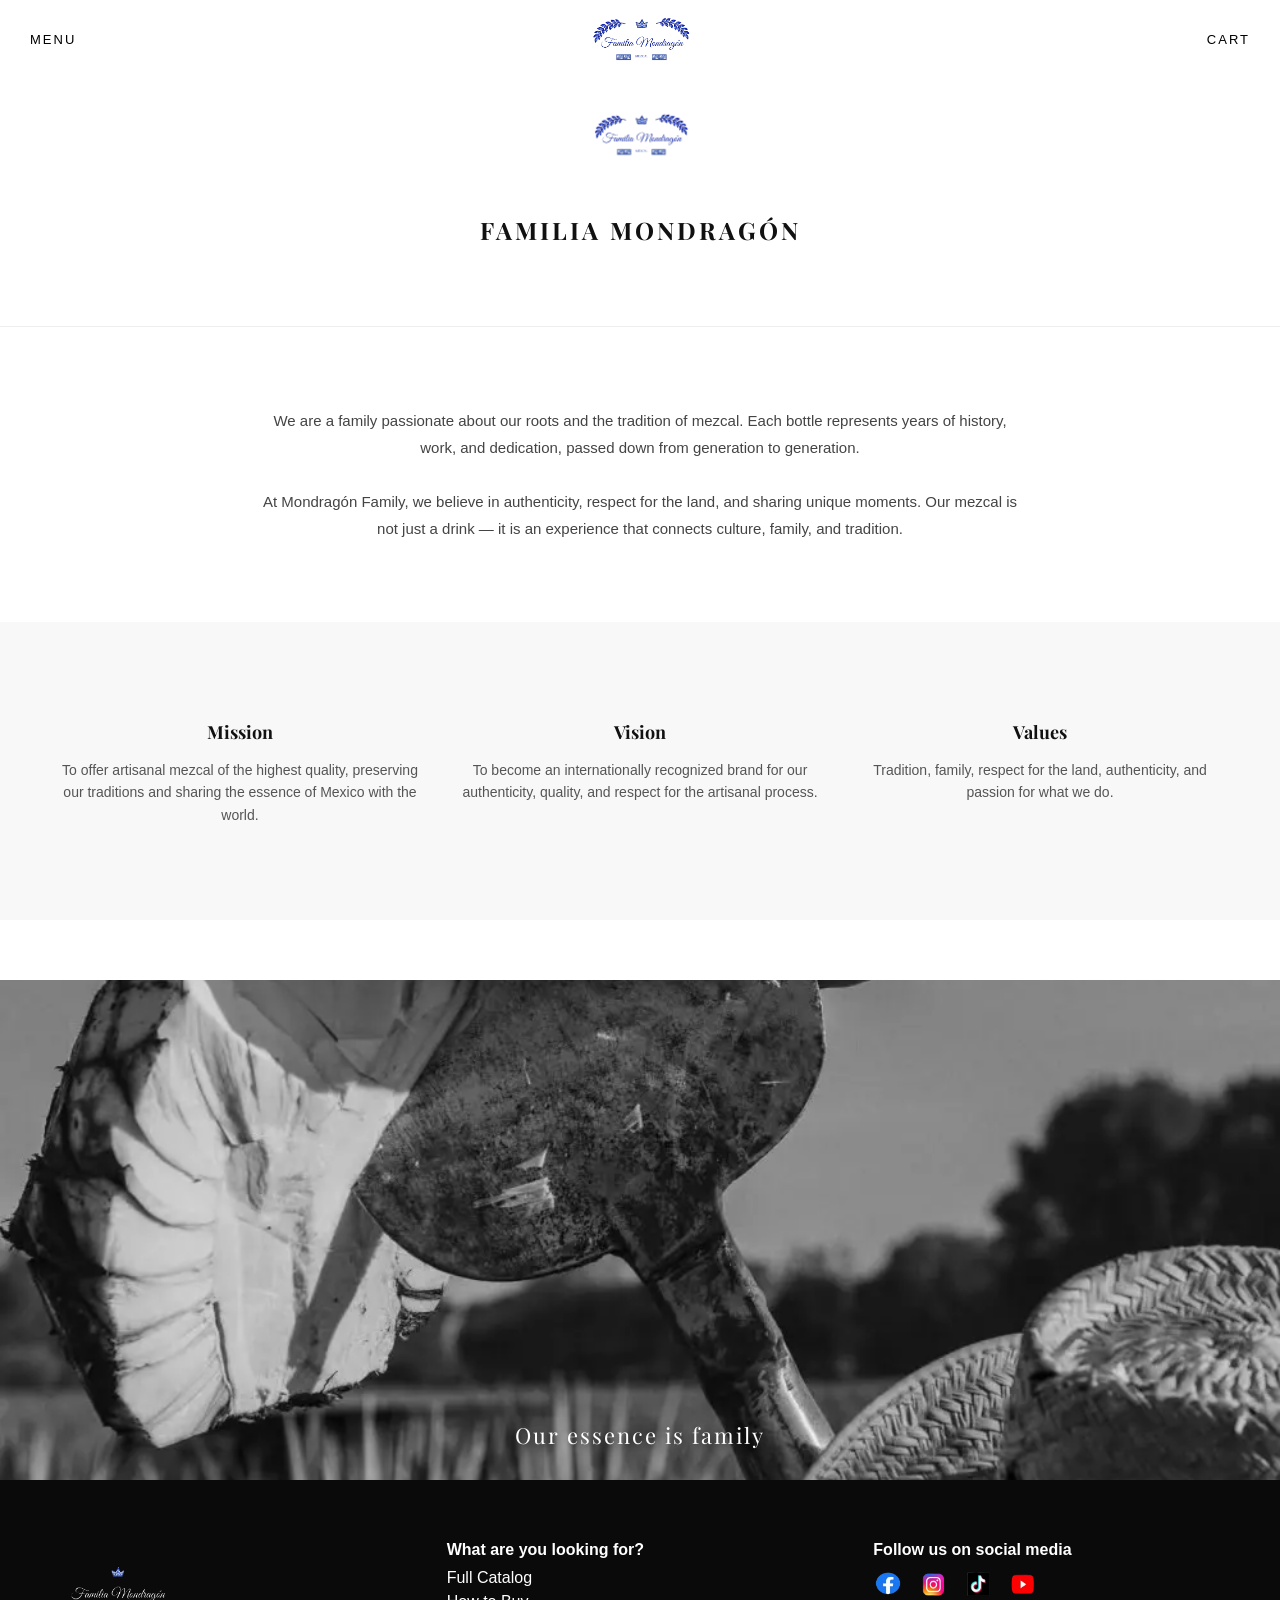
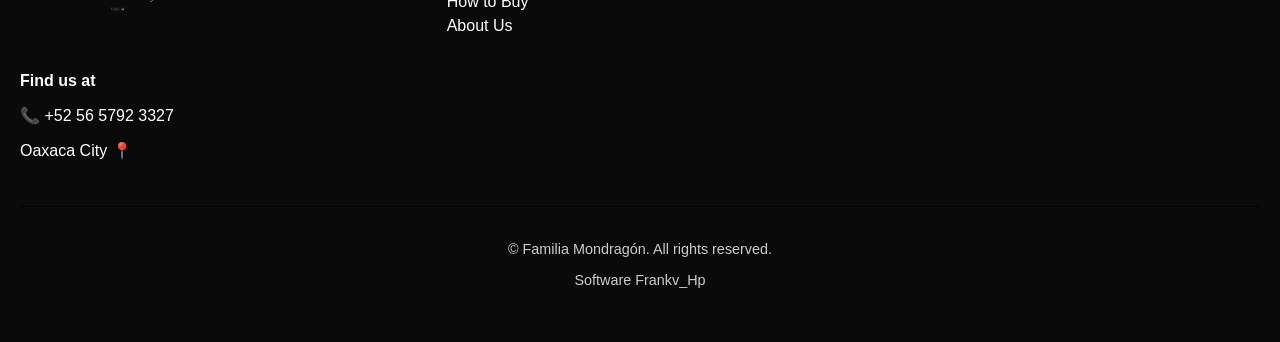
<file: EN About Us.html>
<!DOCTYPE html>
<html lang="es">
<head>
<meta charset="UTF-8">
<meta name="viewport" content="width=device-width, initial-scale=1.0">

<title>About Us | Familia Mondragón</title>

<link href="https://fonts.googleapis.com/css2?family=Playfair+Display:wght@500;600&family=Inter:wght@300;400;500&display=swap" rel="stylesheet">
<style>
:root{
  --bg: #000;
}
*{box-sizing:border-box}
body{
  margin:0;
  font-family:Inter,system-ui,sans-serif;
}
</style>

<style>

/* ===== BASE ===== */
body {
  margin: 0;
  font-family: 'Inter', sans-serif;
  background: #fff;
  color: #111;
}

/* ===== HERO ===== */
.about-hero {
  text-align: center;
  padding: 100px 20px 60px;
  border-bottom: 1px solid #eee;
}

.about-hero img {
  height: 70px;
  margin-bottom: 20px;
}

.about-hero h1 {
  font-family: 'Playfair Display', serif;
  font-size: 24px;
  letter-spacing: 3px;
}

/* ===== HISTORIA ===== */
.about-text {
  max-width: 800px;
  margin: 80px auto;
  padding: 0 20px;
  text-align: center;
}

.about-text p {
  font-size: 15px;
  line-height: 1.8;
  color: #444;
}

/* ===== BLOQUES ===== */
.values {
  display: grid;
  grid-template-columns: repeat(3, 1fr);
  gap: 40px;
  padding: 80px 60px;
  background: #f8f8f8;
}

.value-box {
  text-align: center;
}

.value-box h3 {
  font-family: 'Playfair Display', serif;
  font-size: 18px;
  margin-bottom: 15px;
}

.value-box p {
  font-size: 14px;
  color: #555;
  line-height: 1.6;
}

/* ===== IMAGEN FAMILIA (PRO) ===== */
.family-image {
  position: relative;
  width: 100%;
  margin-top: 60px;
}

.family-image img {
  width: 100%;
  height: 500px;
  object-fit: cover;
  display: block;
}

/* TEXTO ENCIMA */
.family-image::after {
  content: "Our essence is family";
  position: absolute;
  bottom: 30px;
  left: 50%;
  transform: translateX(-50%);
  color: #fff;
  font-size: 22px;
  letter-spacing: 2px;
  font-family: 'Playfair Display', serif;
  text-shadow: 2px 2px 10px rgba(0,0,0,0.6);
}

/* ===== RESPONSIVE ===== */
@media (max-width: 900px) {
  .values {
    grid-template-columns: 1fr;
    padding: 60px 30px;
  }

  .family-image img {
    height: 300px;
  }

  .family-image::after {
    font-size: 16px;
    bottom: 20px;
  }
}
</style>
<link rel="stylesheet" href="css/menu2.css">
<link rel="stylesheet" href="css/cart.css">
<link rel="stylesheet" href="css/footer.css">
</head>

<body>

<!-- ===== NAVBAR ===== -->
<header class="navbar" id="navbar">

  <div class="nav-left">
    <span class="menu-btn">MENU</span>
  </div>

  <div class="nav-center">
    <img src="IMAGES/LOGO.1.png" alt="logo">
  </div>

  <div class="nav-right">
    <span class="nav-link" id="cartText">CART</span>
  </div>

</header>


<!-- ===== HERO ===== -->
<section class="about-hero">
  <img src="IMAGES/LOGO.1.png" alt="logo">
  <h1>FAMILIA MONDRAGÓN</h1>
</section>

<!-- ===== HISTORIA ===== -->
<section class="about-text">
  <p>
    We are a family passionate about our roots and the tradition of mezcal.
    Each bottle represents years of history, work, and dedication, passed
    down from generation to generation.
    <br><br>
    At Mondragón Family, we believe in authenticity, respect for the land,
    and sharing unique moments. Our mezcal is not just a drink — it is an
    experience that connects culture, family, and tradition.
  </p>
</section>

<!-- ===== MISIÓN / VISIÓN / VALORES ===== -->
<section class="values">

  <div class="value-box">
    <h3>Mission</h3>
    <p>
      To offer artisanal mezcal of the highest quality, preserving our traditions
      and sharing the essence of Mexico with the world.
    </p>
  </div>

  <div class="value-box">
    <h3>Vision</h3>
    <p>
      To become an internationally recognized brand for our authenticity,
      quality, and respect for the artisanal process.
    </p>
  </div>

  <div class="value-box">
    <h3>Values</h3>
    <p>
      Tradition, family, respect for the land, authenticity, and passion for what we do.
    </p>
  </div>

</section>

<!-- ===== FOTO FAMILIA ===== -->
<section class="family-image">
  <img src="IMAGES/AGAVE2.webp" alt="Familia Mondragón">
</section>


<!-- Footer -->
  <footer class="footer">
    <div class="footer-container">
      <div class="footer-logo-contact">
        <h2><img src="IMAGES/LOGO.2.png" alt="Logo 1" class="logo1"></h2>
        <p><strong>Find us at</strong></p>
        <p>📞 +52 56 5792 3327</p>
        <p>Oaxaca City 📍</p>
      </div>
      <div class="footer-links">
        <h4>What are you looking for?</h4>
        <ul>
        <li><a href="EN Catalog.html">Full Catalog</a></li>
        <li><a href="EN Contact.html">How to Buy</a></li>
        <li><a href="EN About Us.html">About Us</a></li>

        </ul>
      </div>
      <div class="footer-social">
        <h4>Follow us on social media</h4>
        <div class="social-icons">
         <a href="https://www.facebook.com/share/1DsAjvWKL2/?mibextid=wwXIfr"><img src="IMAGES/FB8.webp" alt="Facebook" /></a>
          <a href="https://www.instagram.com/familiamondragonmezcal/"><img src="IMAGES/IG3.webp" alt="Instagram" /></a>
          <a href="https://www.tiktok.com/@familiamondragonmezcal"><img src="IMAGES/TT2.webp" alt="TikTok" /></a>
          <a href="https://www.youtube.com/@FamiliaMondrag%C3%B3n_Mezcal"><img src="IMAGES/YT4.webp" alt="YouTube" /></a>
        </div>
        
      </div>
    </div>
    <div class="footer-bottom">
      <p>© Familia Mondragón. All rights reserved.</p>
      <p>Software Frankv_Hp</p>
    </div>
  </footer>



<!-- ===== MENU ===== -->
<div class="side-menu" id="sideMenu">
  <button class="close-btn" id="closeMenu">✕</button>
  <a href="EN Home.html">Home</a>
  <a href="EN Products.html">Products</a>
  <a href="EN About Us.html">About Us</a>
  <a href="EN Contact.html">Contact</a>
</div>

<!-- ===== CARRITO ===== -->
<div class="cart-panel" id="cartPanel">
  <button class="close-btn" id="closeCart">✕</button>

  <h3>Carrito</h3>

  <div id="cartItems"></div>

  <p>Total: <span id="cartTotal">$0 MXN</span></p>

  <button id="buyBtn">Buy via WhatsApp</button>
</div>







<script src="js/menu.js"></script>
<script src="js/cart.js"></script>

</body>
</html>
</file>
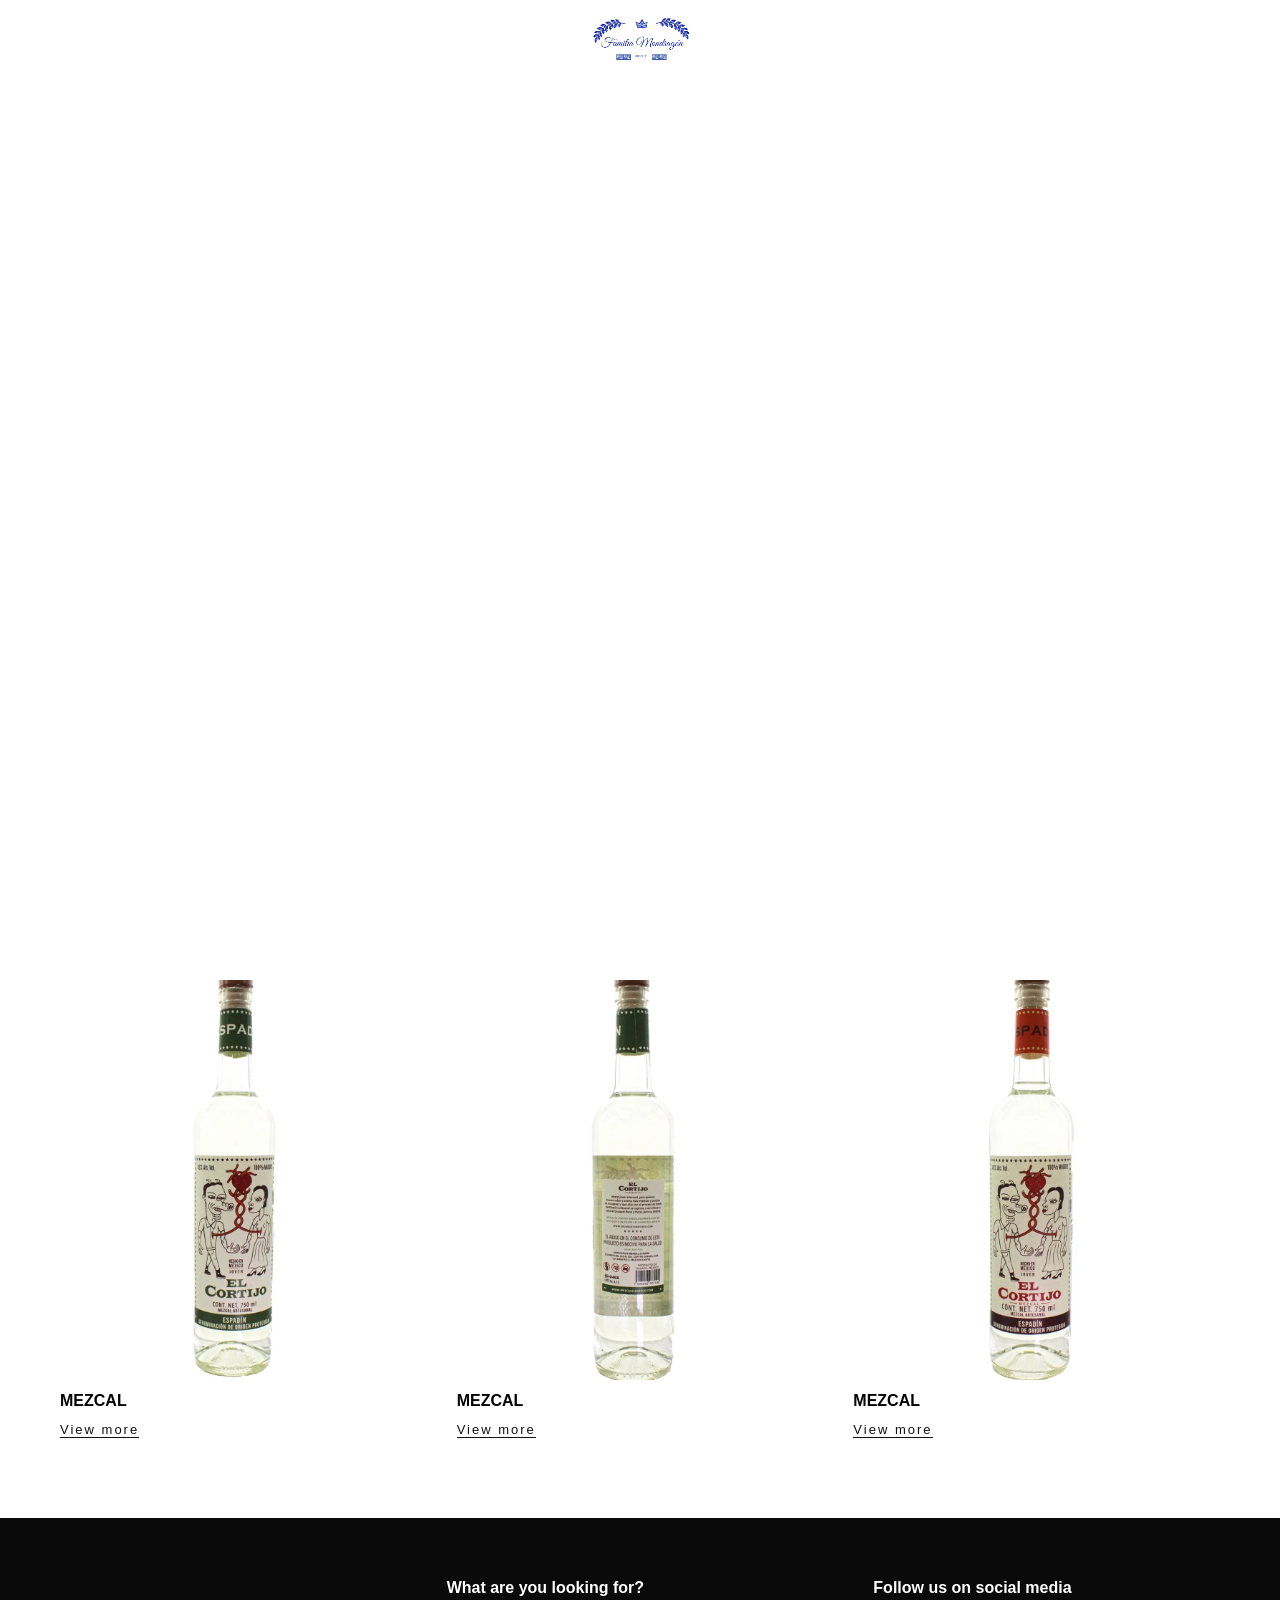
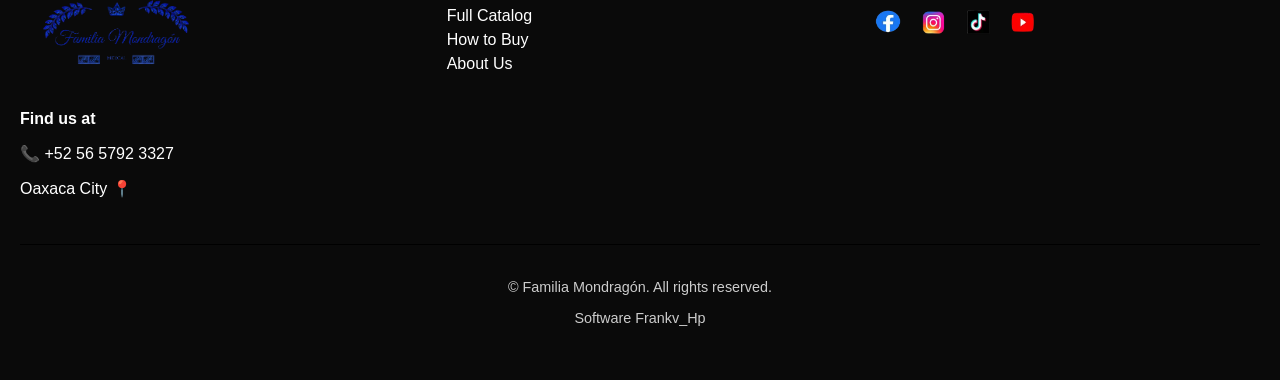
<file: EN Catalog.html>
<!DOCTYPE html>
<html lang="es">
<head>
<meta charset="UTF-8">
<meta name="viewport" content="width=device-width, initial-scale=1.0">

<title>Full Catalog</title>

<!-- Fuente correcta -->
<link href="https://fonts.googleapis.com/css2?family=Inter:wght@300;400;500;600&display=swap" rel="stylesheet">

<style>
:root{
  --bg: #000;
}
*{box-sizing:border-box}
body{
  margin:0;
  font-family:Inter,system-ui,sans-serif;
}
</style>

<link rel="stylesheet" href="css/menu.css">
<link rel="stylesheet" href="css/cart.css">
<link rel="stylesheet" href="css/footer.css">
</head>
<body>

<!-- ===== NAVBAR ===== -->
<header class="navbar" id="navbar">

  <div class="nav-left">
    <span class="menu-btn">MENU</span>
  </div>

  <div class="nav-center">
    <img src="IMAGES/LOGO.1.png" alt="logo">
  </div>

  <div class="nav-right">
    <span class="nav-link" id="cartText">CART</span>
  </div>

</header>

<!-- ===== HERO ===== -->
<section class="hero">
  <video autoplay muted loop playsinline>
    <source src="VIDEOS/FAMVID2.mp4" type="video/mp4">
  </video>

  <div class="hero-overlay"></div>

  <div class="hero-content">
    <h1>Fam Mondragón<br>2026</h1>
  </div>
</section>

<!-- ===== PRODUCTOS ===== -->
<section class="products-section">
  <div class="products">

    <div class="product">
      <img src="IMAGES/cortijo.webp">
      <h3>MEZCAL</h3>
      <a href="EN Mezcal El Cortijo.html" class="btn-product">View more</a>
    </div>

    <div class="product">
      <img src="IMAGES/cortijo2.webp">
      <h3>MEZCAL</h3>
      <a href="EN Mezcal El Cortijo.html" class="btn-product">View more</a>
    </div>

    <div class="product">
      <img src="IMAGES/cortijo3.webp">
      <h3>MEZCAL</h3>
      <a href="EN Mezcal El Cortijo.html" class="btn-product">View more</a>
    </div>

  </div>
</section>

<style>
.products-section .products {
  display: grid;
  grid-template-columns: repeat(3, 1fr);
  gap: 30px;
  padding: 80px 60px;
  background: white;
}
.products-section .product {
  display: flex;
  flex-direction: column;
  gap: 12px;
}
.products-section .product img {
  width: 100%;
  height: 400px;
  object-fit: cover;
}
.products-section .product h3 {
  font-size: 16px;
  margin: 0;
}
.products-section .btn-product {
  text-decoration: none;
  font-size: 13px;
  letter-spacing: 2px;
  color: #111;
  border-bottom: 1px solid #111;
  width: fit-content;
}
@media (max-width: 1024px) {
  .products-section .products {
    grid-template-columns: repeat(2, 1fr);
  }
}
@media (max-width: 600px) {
  .products-section .products {
    grid-template-columns: 1fr;
  }
}
</style>


<!-- Footer -->
  <footer class="footer">
    <div class="footer-container">
      <div class="footer-logo-contact">
        <h2><img src="IMAGES/LOGO.1.png" alt="Logo 1" class="logo1"></h2>
        <p><strong>Find us at</strong></p>
        <p>📞 +52 56 5792 3327</p>
        <p>Oaxaca City 📍</p>
      </div>
      <div class="footer-links">
        <h4>What are you looking for?</h4>
        <ul>
        <li><a href="EN Catalog.html">Full Catalog</a></li>
        <li><a href="EN Contact.html">How to Buy</a></li>
        <li><a href="EN About Us.html">About Us</a></li>

        </ul>
      </div>
      <div class="footer-social">
        <h4>Follow us on social media</h4>
        <div class="social-icons">
         <a href="https://www.facebook.com/share/1DsAjvWKL2/?mibextid=wwXIfr"><img src="IMAGES/FB8.webp" alt="Facebook" /></a>
          <a href="https://www.instagram.com/familiamondragonmezcal/"><img src="IMAGES/IG3.webp" alt="Instagram" /></a>
          <a href="https://www.tiktok.com/@familiamondragonmezcal"><img src="IMAGES/TT2.webp" alt="TikTok" /></a>
          <a href="https://www.youtube.com/@FamiliaMondrag%C3%B3n_Mezcal"><img src="IMAGES/YT4.webp" alt="YouTube" /></a>
        </div>
        
      </div>
    </div>
    <div class="footer-bottom">
      <p>© Familia Mondragón. All rights reserved.</p>
      <p>Software Frankv_Hp</p>
    </div>
  </footer>



<!-- ===== MENU ===== -->
<div class="side-menu" id="sideMenu">
  <button class="close-btn" id="closeMenu">✕</button>
  <a href="EN Home.html">Home</a>
  <a href="EN Products.html">Products</a>
  <a href="EN About Us.html">About Us</a>
  <a href="EN Contact.html">Contact</a>
</div>

<!-- ===== CARRITO ===== -->
<div class="cart-panel" id="cartPanel">
  <button class="close-btn" id="closeCart">✕</button>

  <h3>Cart</h3>

  <div id="cartItems"></div>

  <p>Total: <span id="cartTotal">$0 MXN</span></p>

  <button id="buyBtn">Buy via WhatsApp</button>
</div>







<script src="js/menu.js"></script>
<script src="js/cart.js"></script>

</body>
</html>
</file>
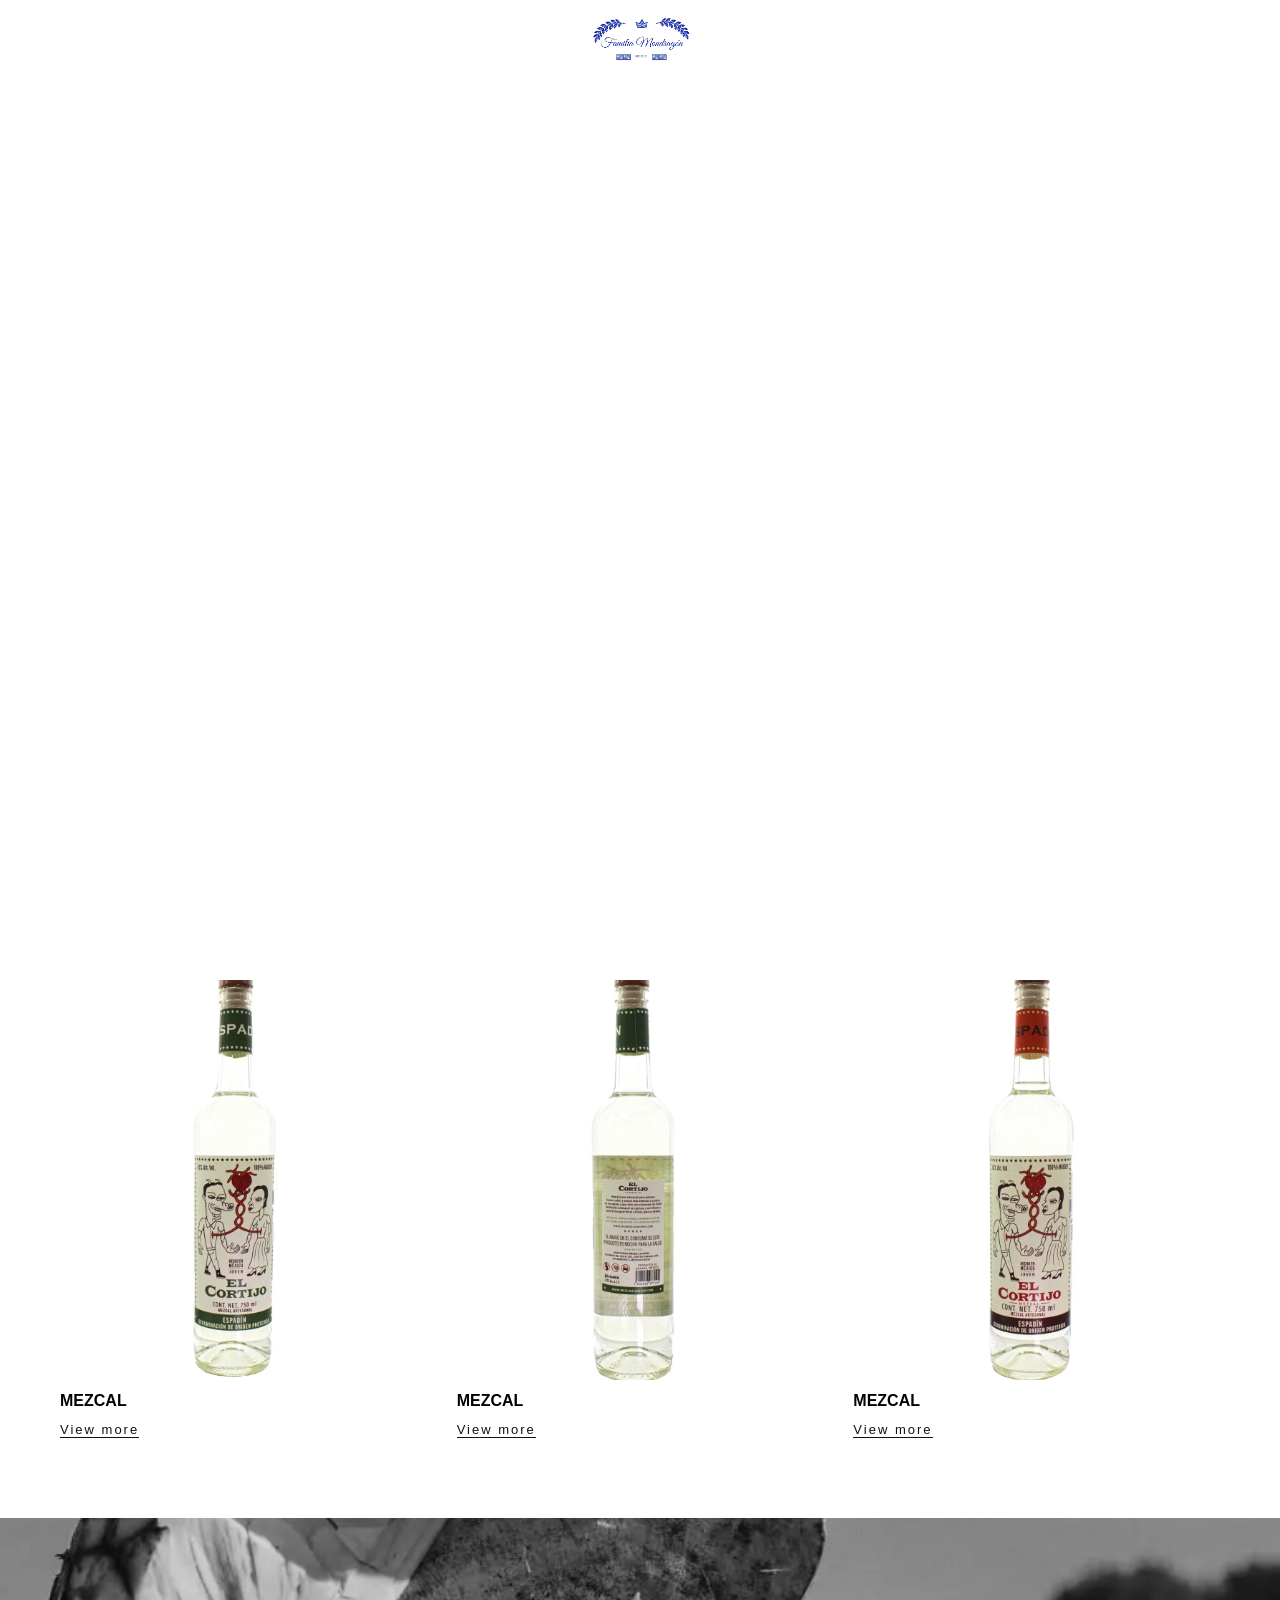
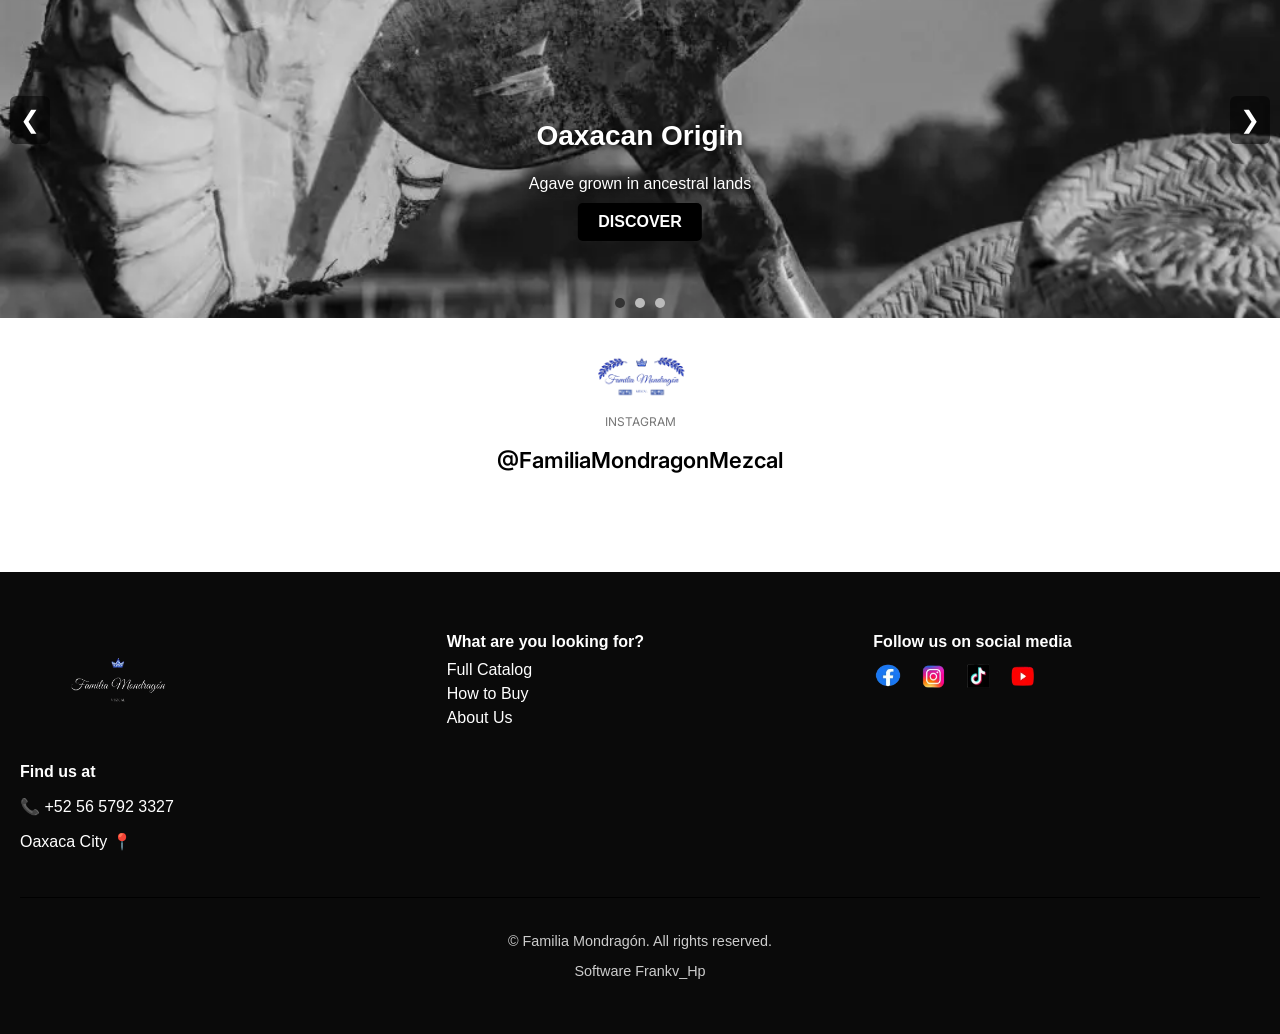
<file: EN Home.html>
<!DOCTYPE html>
<html lang="en">
<head>
<meta charset="UTF-8">
<meta name="viewport" content="width=device-width, initial-scale=1.0">

<title>Home</title>

<!-- Fuente correcta -->
<link href="https://fonts.googleapis.com/css2?family=Inter:wght@300;400;500;600&display=swap" rel="stylesheet">

<style>
:root{
  --bg: #000;
}
*{box-sizing:border-box}
body{
  margin:0;
  font-family:Inter,system-ui,sans-serif;
}
</style>

<link rel="stylesheet" href="css/menu.css">
<link rel="stylesheet" href="css/cart.css">
<link rel="stylesheet" href="css/footer.css">
</head>
<body>

<!-- ===== NAVBAR ===== -->
<header class="navbar" id="navbar">

  <div class="nav-left">
    <span class="menu-btn">MENU</span>
  </div>

  <div class="nav-center">
    <img src="IMAGES/LOGO.1.png" alt="logo">
  </div>

  <div class="nav-right">
    <span class="nav-link" id="cartText">CART</span>
  </div>

</header>

<!-- ===== HERO ===== -->
<section class="hero">
  <video autoplay muted loop playsinline>
    <source src="VIDEOS/FAMVID2.mp4" type="video/mp4">
  </video>

  <div class="hero-overlay"></div>

  <div class="hero-content">
    <h1>Fam Mondragón<br>2026</h1>
  </div>
</section>

<!-- ===== PRODUCTOS ===== -->
<section class="products-section">
  <div class="products">

    <div class="product">
      <img src="IMAGES/cortijo.webp">
      <h3>MEZCAL</h3>
      <a href="EN Mezcal El Cortijo.html" class="btn-product">View more</a>
    </div>

    <div class="product">
      <img src="IMAGES/cortijo2.webp">
      <h3>MEZCAL</h3>
      <a href="EN Mezcal El Cortijo.html" class="btn-product">View more</a>
    </div>

    <div class="product">
      <img src="IMAGES/cortijo3.webp">
      <h3>MEZCAL</h3>
      <a href="EN Mezcal El Cortijo.html" class="btn-product">View more</a>
    </div>

  </div>
</section>

<style>
.products-section .products {
  display: grid;
  grid-template-columns: repeat(3, 1fr);
  gap: 30px;
  padding: 80px 60px;
  background: white;
}
.products-section .product {
  display: flex;
  flex-direction: column;
  gap: 12px;
}
.products-section .product img {
  width: 100%;
  height: 400px;
  object-fit: cover;
}
.products-section .product h3 {
  font-size: 16px;
  margin: 0;
}
.products-section .btn-product {
  text-decoration: none;
  font-size: 13px;
  letter-spacing: 2px;
  color: #111;
  border-bottom: 1px solid #111;
  width: fit-content;
}
@media (max-width: 1024px) {
  .products-section .products {
    grid-template-columns: repeat(2, 1fr);
  }
}
@media (max-width: 600px) {
  .products-section .products {
    grid-template-columns: 1fr;
  }
}
</style>

<!-- Carrusel -->
<div class="carousel">
  <div class="carousel-inner">
    <div class="carousel-item active">
      <img src="IMAGES/AGAVE2.webp" alt="Banner 1">
      <div class="carousel-caption">
        <h2>Oaxacan Origin</h2>
        <p>Agave grown in ancestral lands</p>
        <a href="EN Products.html" class="btn">DISCOVER</a>
      </div>
    </div>
    <div class="carousel-item">
      <img src="IMAGES/AGAVE.webp" alt="Banner 2">
      <div class="carousel-caption">
        <h2>Premium Mezcal</h2>
        <p>Now available in limited edition</p>
        <a href="EN Catalog.html" class="btn">VIEW MORE</a>
      </div>
    </div>
    <div class="carousel-item">
      <img src="IMAGES/AGAVE3.webp" alt="Banner 3">
      <div class="carousel-caption">
        <h2>More than mezcal</h2>
        <p>An experience to share unique moments</p>
        <a href="EN About Us.html" class="btn">DISCOVER</a>
      </div>
    </div>
  </div>

  <!-- Botones -->
  <button class="prev">&#10094;</button>
  <button class="next">&#10095;</button>

  <!-- Indicadores -->
  <div class="dots"></div>
</div>

<style>.carousel {
  position: relative;
  max-width: 100%;
  overflow: hidden;
}

.carousel-inner {
  display: flex;
  transition: transform 0.5s ease-in-out;
}

.carousel-item {
  min-width: 100%;
  position: relative;
}

.carousel-item img {
  width: 100%;
  height: 400px;
  object-fit: cover;
}
.carousel-caption h2,
.carousel-caption p {
  color: #fff; /* texto blanco */
  text-shadow: 2px 2px 6px rgba(0,0,0,0.8);
}

.carousel-caption {
  position: absolute;
  bottom: 20%;
  left: 50%;
  transform: translateX(-50%);
  text-align: center;
  color: #ffffff;
}

.carousel-caption h2 {
  font-size: 28px;
  font-weight: bold;
}

.carousel-caption p {
  font-size: 16px;
  margin: 10px 0;
}

.btn {
  display: inline-block;
  background: #000;
  color: #fff;
  padding: 10px 20px;
  text-decoration: none;
  font-weight: bold;
  border-radius: 5px;
}

.prev, .next {
  position: absolute;
  top: 50%;
  transform: translateY(-50%);
  background: rgba(0,0,0,0.5);
  color: white;
  border: none;
  padding: 10px;
  cursor: pointer;
  font-size: 24px;
}

.prev { left: 10px; }
.next { right: 10px; }

.dots {
  text-align: center;
  position: absolute;
  bottom: 10px;
  width: 100%;
}

.dots span {
  display: inline-block;
  width: 10px;
  height: 10px;
  margin: 0 5px;
  background: #bbb;
  border-radius: 50%;
  cursor: pointer;
}

.dots .active {
  background: #333;
}
@media (max-width: 768px) {
  .carousel-item img {
    height: 250px; /* más bajo en móvil */
  }

  .carousel-caption h2 {
    font-size: 18px;
  }

  .carousel-caption p {
    font-size: 14px;
  }

  .btn {
    padding: 8px 16px;
    font-size: 14px;
  }
}
</style>
<script>const items = document.querySelectorAll('.carousel-item');
const dotsContainer = document.querySelector('.dots');
let index = 0;
let interval = setInterval(nextSlide, 5000);

// Crear dots
items.forEach((_, i) => {
  const dot = document.createElement('span');
  dot.addEventListener('click', () => showSlide(i));
  dotsContainer.appendChild(dot);
});
updateDots();

document.querySelector('.prev').addEventListener('click', prevSlide);
document.querySelector('.next').addEventListener('click', nextSlide);

function showSlide(i) {
  index = (i + items.length) % items.length;
  document.querySelector('.carousel-inner').style.transform = `translateX(-${index * 100}%)`;
  updateDots();
  resetInterval();
}

function nextSlide() { showSlide(index + 1); }
function prevSlide() { showSlide(index - 1); }

function updateDots() {
  document.querySelectorAll('.dots span').forEach((dot, i) => {
    dot.classList.toggle('active', i === index);
  });
}

function resetInterval() {
  clearInterval(interval);
  interval = setInterval(nextSlide, 5000);
}
</script>

<!-- ===== INSTAGRAM (CORREGIDO EXACTO) ===== -->
<section class="instagram-section">
<div class="ig-header">
  <img src="IMAGES/LOGO.1.png" class="ig-logo">
  <p class="ig-title">INSTAGRAM</p>
  <h2 class="ig-user">@FamiliaMondragonMezcal</h2>
</section>

<style>
.instagram-section {
  padding: 80px 10px;
  background: #fff;
  text-align: center;
  font-family: Inter, system-ui, sans-serif;
}
.ig-title {
  font-size: 12px;
  color: #777;
  margin-bottom: 10px;
}
.ig-user {
  font-size: 22px;
  font-weight: 600;
}
.ig-header {
  position: relative;
  text-align: center;
}

/* 🔥 LOGO LIBRE */
.ig-logo {
  position: absolute;
  top: -70px; /* ajustas */
  left: 50%;
  transform: translateX(-50%);

  height: 65px; /* control total */
}
</style>

<!-- Footer -->
  <footer class="footer">
    <div class="footer-container">
      <div class="footer-logo-contact">
        <h2><img src="IMAGES/LOGO.2.png" alt="Logo 1" class="logo1"></h2>
        <p><strong>Find us at</strong></p>
        <p>📞 +52 56 5792 3327</p>
        <p>Oaxaca City 📍</p>
      </div>
      <div class="footer-links">
        <h4>What are you looking for?</h4>
        <ul>
          <li><a href="EN Catalog.html">Full Catalog</a></li>
          <li><a href="EN Contact.html">How to Buy</a></li>
          <li><a href="EN About Us.html">About Us</a></li>

        </ul>
      </div>
      <div class="footer-social">
        <h4>Follow us on social media</h4>
        <div class="social-icons">
         <a href="https://www.facebook.com/share/1DsAjvWKL2/?mibextid=wwXIfr"><img src="IMAGES/FB8.webp" alt="Facebook" /></a>
          <a href="https://www.instagram.com/familiamondragonmezcal/"><img src="IMAGES/IG3.webp" alt="Instagram" /></a>
          <a href="https://www.tiktok.com/@familiamondragonmezcal"><img src="IMAGES/TT2.webp" alt="TikTok" /></a>
          <a href="https://www.youtube.com/@FamiliaMondrag%C3%B3n_Mezcal"><img src="IMAGES/YT4.webp" alt="YouTube" /></a>
        </div>
        
      </div>
    </div>
    <div class="footer-bottom">
      <p>© Familia Mondragón. All rights reserved.</p>
      <p>Software Frankv_Hp</p>
    </div>
  </footer>



<!-- ===== MENU ===== -->
<div class="side-menu" id="sideMenu">
  <button class="close-btn" id="closeMenu">✕</button>
  <a href="EN Home.html">Home</a>
  <a href="EN Products.html">Products</a>
  <a href="EN About Us.html">About Us</a>
  <a href="EN Contact.html">Contact</a>
</div>

<!-- ===== CARRITO ===== -->
<div class="cart-panel" id="cartPanel">
  <button class="close-btn" id="closeCart">✕</button>

  <h3>Cart</h3>

  <div id="cartItems"></div>

  <p>Total: <span id="cartTotal">$0 MXN</span></p>

  <button id="buyBtn">Buy via WhatsApp</button>
</div>







<script src="js/menu.js"></script>
<script src="js/cart.js"></script>

</body>
</html>
</file>
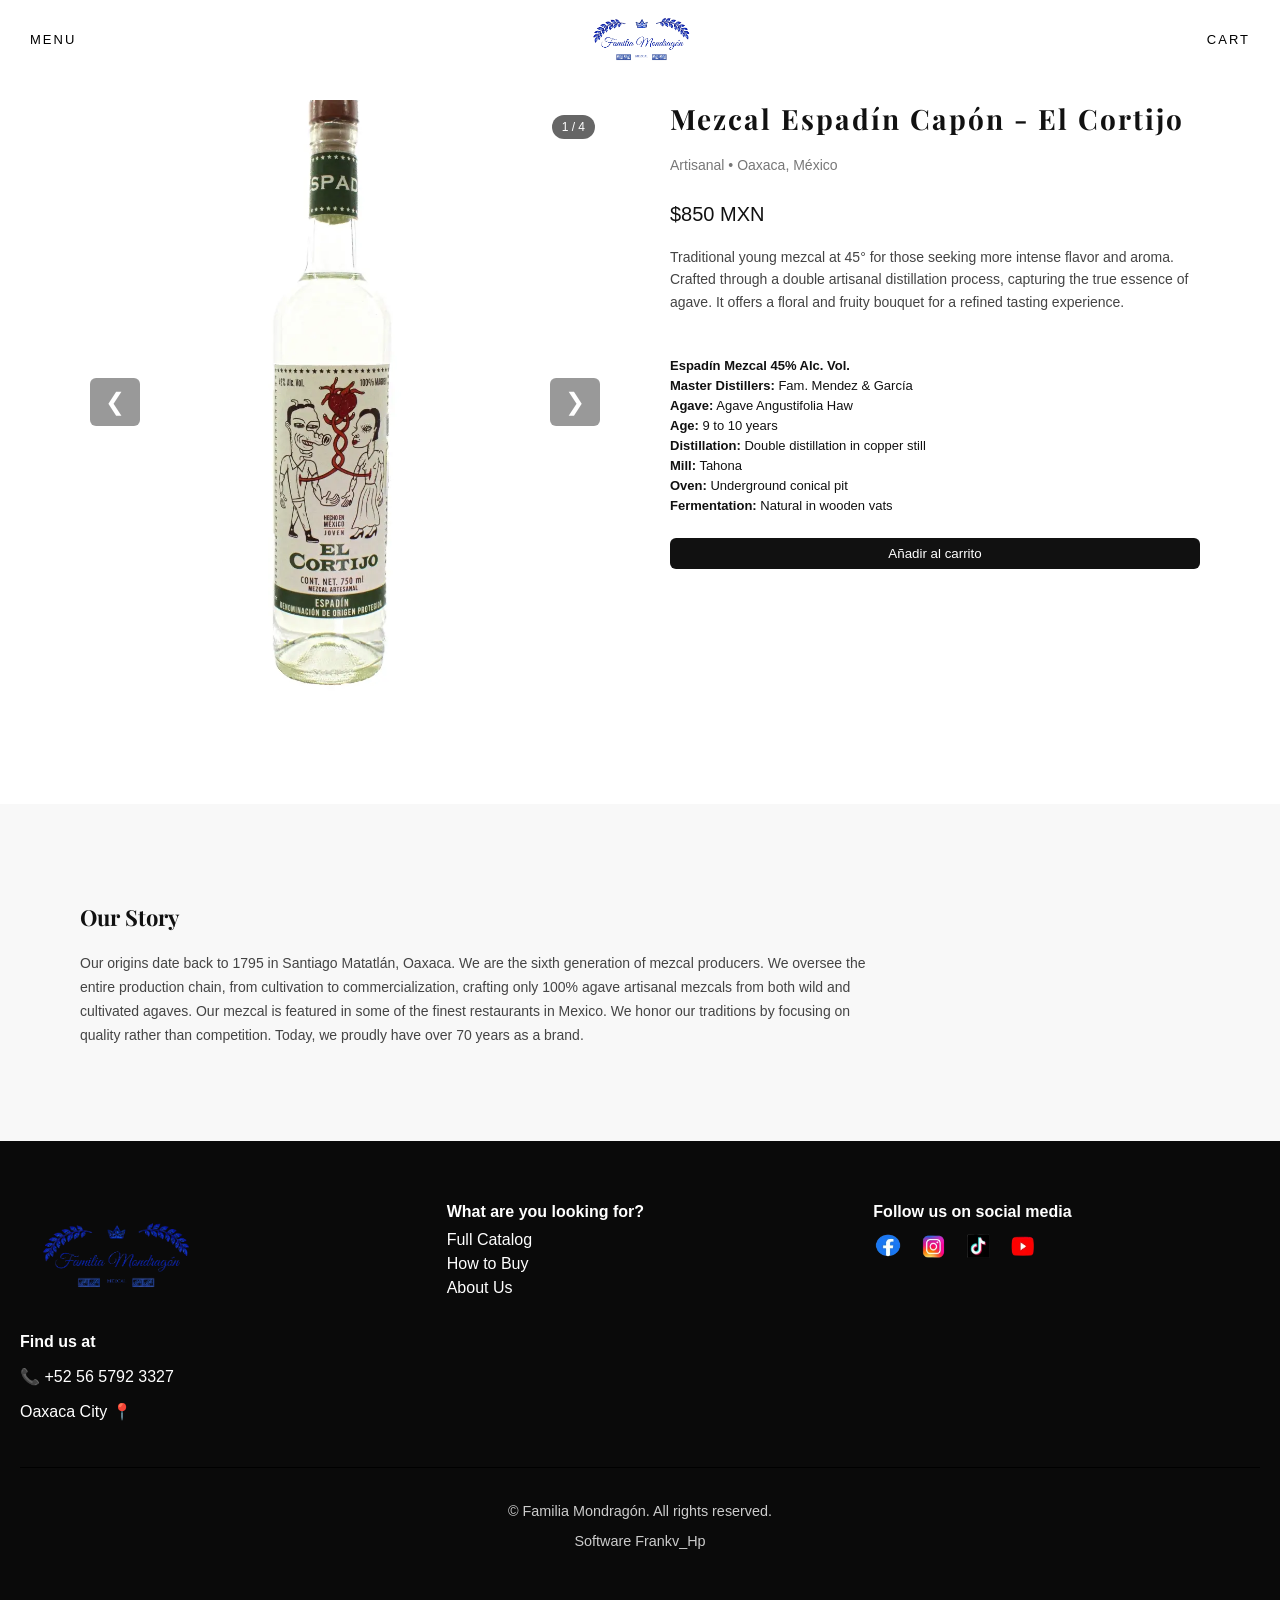
<file: EN Mezcal El Cortijo.html>
<!DOCTYPE html>
<html lang="es">
<head>
<meta charset="UTF-8">
<meta name="viewport" content="width=device-width, initial-scale=1.0">

<title>Mezcal El Cortijo | Familia Mondragón</title>

<link href="https://fonts.googleapis.com/css2?family=Playfair+Display:wght@500;600&family=Inter:wght@300;400;500&display=swap" rel="stylesheet">
<style>
:root{
  --bg: #000;
}
*{box-sizing:border-box}
body{
  margin:0;
  font-family:Inter,system-ui,sans-serif;
}
</style>
<style>

/* ===== BASE ===== */
body {
  margin: 0;
  font-family: 'Inter', sans-serif;
  color: #111;
  background: #fff;
}

/* ===== CONTENEDOR ===== */
.product-container {
  display: grid;
  grid-template-columns: 1fr 1fr;
  gap: 60px;
  padding: 100px 80px;
}

/* ===== IMAGEN ===== */
.product-image img {
  width: 100%;
  height: 600px;
  object-fit: cover;
}

/* MINIATURAS */
.thumbs {
  display: flex;
  gap: 10px;
  margin-top: 15px;
}

.thumbs img {
  width: 70px;
  height: 70px;
  object-fit: cover;
  cursor: pointer;
  opacity: 0.7;
  transition: 0.3s;
}

.thumbs img:hover {
  opacity: 1;
}

/* ===== INFO ===== */
.product-info {
  display: flex;
  flex-direction: column;
  gap: 20px;
}

/* TITULO */
.product-info h1 {
  font-family: 'Playfair Display', serif;
  font-size: 28px;
  letter-spacing: 2px;
  margin: 0;
}

/* SUBTEXTO */
.subtitle {
  font-size: 14px;
  color: #777;
}

/* PRECIO */
.price {
  font-size: 20px;
  font-weight: 500;
  margin-top: 10px;
}

/* DESCRIPCIÓN */
.description {
  font-size: 14px;
  line-height: 1.6;
  color: #444;
}

/* DETALLES */
.details {
  margin-top: 20px;
}

.details p {
  margin: 5px 0;
  font-size: 13px;
}

/* BOTÓN */
.btn-buy {
  margin-top: 30px;
  padding: 12px 20px;
  background: #000;
  color: #fff;
  border: none;
  cursor: pointer;
  letter-spacing: 2px;
  transition: 0.3s;
}

.btn-buy:hover {
  background: #333;
}

/* ===== SECCIÓN HISTORIA ===== */
.story {
  padding: 80px;
  background: #f8f8f8;
}

.story h2 {
  font-family: 'Playfair Display', serif;
  font-size: 22px;
  margin-bottom: 20px;
}

.story p {
  font-size: 14px;
  line-height: 1.7;
  color: #444;
  max-width: 800px;
}

/* ===== RESPONSIVE ===== */
@media (max-width: 900px) {
  .product-container {
    grid-template-columns: 1fr;
    padding: 60px 30px;
  }

  .product-image img {
    height: 400px;
  }
}
.product-image {
  position: relative;
}

/* FLECHAS */
.arrow {
  position: absolute;
  top: 50%;
  transform: translateY(-50%);
  background: rgba(0,0,0,0.4);
  color: #fff;
  border: none;
  font-size: 24px;
  padding: 10px 15px;
  cursor: pointer;
  transition: 0.3s;
}

.arrow:hover {
  background: rgba(0,0,0,0.7);
}

.arrow.left {
  left: 10px;
}

.arrow.right {
  right: 10px;
}

/* CONTADOR */
.image-counter {
  position: absolute;
  top: 15px;
  right: 15px;
  background: rgba(0,0,0,0.6);
  color: #fff;
  font-size: 12px;
  padding: 5px 10px;
  border-radius: 20px;
}

</style>
<link rel="stylesheet" href="css/menu2.css">
<link rel="stylesheet" href="css/cart.css">
<link rel="stylesheet" href="css/footer.css">
</head>

<body>

<!-- ===== NAVBAR ===== -->
<header class="navbar" id="navbar">

  <div class="nav-left">
    <span class="menu-btn">MENU</span>
  </div>

  <div class="nav-center">
    <img src="IMAGES/LOGO.1.png" alt="logo">
  </div>

  <div class="nav-right">
    <span class="nav-link" id="cartText">CART</span>
  </div>

</header>

<!-- ===== PRODUCTO ===== -->
<section class="product-container">

  <!-- IMAGEN -->

<div class="product-image">

  <!-- CONTADOR -->
  <div class="image-counter" id="counter">1 / 4</div>

  <!-- IMAGEN PRINCIPAL -->
  <img id="mainImage" src="IMAGES/cortijo.webp">

  <!-- FLECHAS -->
  <button class="arrow left" onclick="prevImage()">&#10094;</button>
  <button class="arrow right" onclick="nextImage()">&#10095;</button>
<script>

const images = [
  "IMAGES/cortijo.webp",
  "IMAGES/cortijo2.webp",
  "IMAGES/cortijo3.webp",
  "IMAGES/cortijo4.webp"
];

let current = 0;

function updateImage(){
  document.getElementById("mainImage").src = images[current];
  document.getElementById("counter").innerText = `${current + 1} / ${images.length}`;
}

function nextImage(){
  current = (current + 1) % images.length;
  updateImage();
}

function prevImage(){
  current = (current - 1 + images.length) % images.length;
  updateImage();
}

</script>
</div>

  <!-- INFO -->
  <div class="product-info">

    <h1>Mezcal Espadín Capón - El Cortijo</h1>
    <div class="subtitle">Artisanal • Oaxaca, México</div>

    <div class="price">$850 MXN</div>

    <div class="description">
Traditional young mezcal at 45° for those seeking more intense flavor and aroma.

Crafted through a double artisanal distillation process, capturing the true essence of agave.

It offers a floral and fruity bouquet for a refined tasting experience.
    </div>

    <!-- DETALLES -->
    <div class="details">
    <p><strong>Espadín Mezcal 45% Alc. Vol.</strong></p>
    <p><strong>Master Distillers:</strong> Fam. Mendez & García</p>
    <p><strong>Agave:</strong> Agave Angustifolia Haw</p>
    <p><strong>Age:</strong> 9 to 10 years</p>
    <p><strong>Distillation:</strong> Double distillation in copper still</p>
    <p><strong>Mill:</strong> Tahona</p>
    <p><strong>Oven:</strong> Underground conical pit</p>
    <p><strong>Fermentation:</strong> Natural in wooden vats</p>
    </div>

    <button onclick="addToCart('Mezcal Espadín Capón - El Cortijo', 850, 'IMAGES/cortijo.webp')">
  Añadir al carrito
</button>

  </div>

</section>

<!-- ===== HISTORIA ===== -->
<section class="story">

  <h2>Our Story</h2>

  <p>
Our origins date back to 1795 in Santiago Matatlán, Oaxaca. We are the sixth generation of mezcal producers.

We oversee the entire production chain, from cultivation to commercialization, crafting only 100% agave artisanal mezcals from both wild and cultivated agaves.

Our mezcal is featured in some of the finest restaurants in Mexico. We honor our traditions by focusing on quality rather than competition.

Today, we proudly have over 70 years as a brand.
  </p>

</section>

<!-- Footer -->
  <footer class="footer">
    <div class="footer-container">
      <div class="footer-logo-contact">
        <h2><img src="IMAGES/LOGO.1.png" alt="Logo 1" class="logo1"></h2>
        <p><strong>Find us at</strong></p>
        <p>📞 +52 56 5792 3327</p>
        <p>Oaxaca City 📍</p>
      </div>
      <div class="footer-links">
        <h4>What are you looking for?</h4>
        <ul>
        <li><a href="EN Catalog.html">Full Catalog</a></li>
        <li><a href="EN Contact.html">How to Buy</a></li>
        <li><a href="EN About Us.html">About Us</a></li>

        </ul>
      </div>
      <div class="footer-social">
        <h4>Follow us on social media</h4>
        <div class="social-icons">
         <a href="https://www.facebook.com/share/1DsAjvWKL2/?mibextid=wwXIfr"><img src="IMAGES/FB8.webp" alt="Facebook" /></a>
          <a href="https://www.instagram.com/familiamondragonmezcal/"><img src="IMAGES/IG3.webp" alt="Instagram" /></a>
          <a href="https://www.tiktok.com/@familiamondragonmezcal"><img src="IMAGES/TT2.webp" alt="TikTok" /></a>
          <a href="https://www.youtube.com/@FamiliaMondrag%C3%B3n_Mezcal"><img src="IMAGES/YT4.webp" alt="YouTube" /></a>
        </div>
        
      </div>
    </div>
    <div class="footer-bottom">
      <p>© Familia Mondragón. All rights reserved.</p>
      <p>Software Frankv_Hp</p>
    </div>
  </footer>



<!-- ===== MENU ===== -->
<div class="side-menu" id="sideMenu">
  <button class="close-btn" id="closeMenu">✕</button>
  <a href="EN Home.html">Home</a>
  <a href="EN Products.html">Products</a>
  <a href="EN About Us.html">About Us</a>
  <a href="EN Contact.html">Contact</a>
</div>

<!-- ===== CARRITO ===== -->
<div class="cart-panel" id="cartPanel">
  <button class="close-btn" id="closeCart">✕</button>

  <h3>Cart</h3>

  <div id="cartItems"></div>

  <p>Total: <span id="cartTotal">$0 MXN</span></p>

  <button id="buyBtn">Buy via WhatsApp</button>
</div>







<script src="js/menu.js"></script>
<script src="js/cart.js"></script>

</body>
</html>
</file>
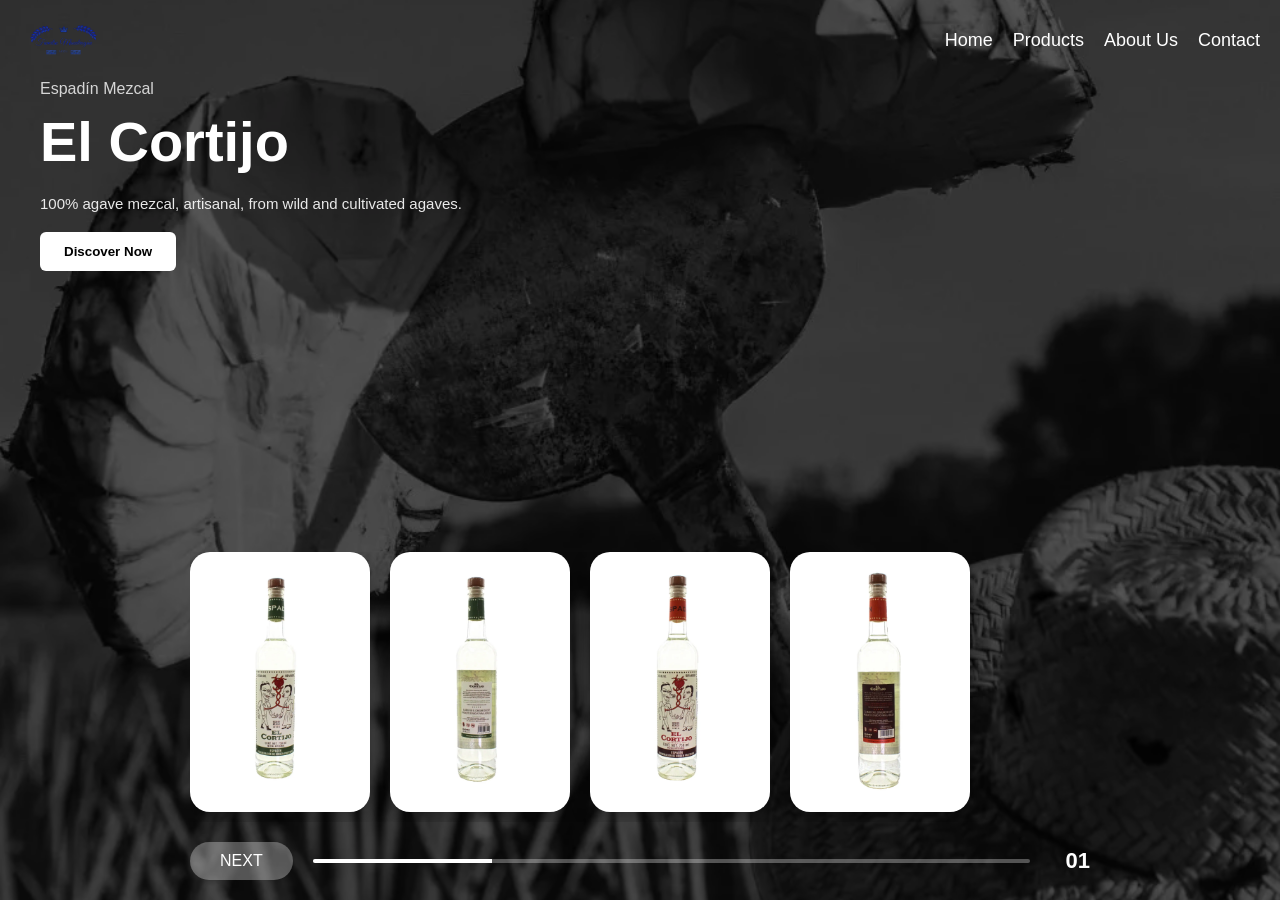
<file: EN Products.html>
<!DOCTYPE html>
<html lang="es">
<head>
  <meta charset="UTF-8" />
  <meta name="viewport" content="width=device-width, initial-scale=1.0"/>
  <title>Products</title>
  <style>
    * { margin: 0; padding: 0; box-sizing: border-box; }

    html, body {
      height: 100%;
      font-family: 'Segoe UI', sans-serif;
      overflow: hidden;
    }

    .hero {
      position: relative;
      height: 100vh;
      background-size: cover;
      background-position: center;
      display: flex;
      flex-direction: column;
      justify-content: flex-start;
      padding: 40px;
      padding-bottom: 200px;
      transition: background 0.6s ease;
      color: white;
    }

    .overlay {
      position: absolute;
      top: 0; left: 0; right: 0; bottom: 0;
      background: rgba(0, 0, 0, 0.6);
      z-index: 0;
    }

    .text-content {
      position: relative;
      z-index: 1;
      max-width: 500px;
      margin-top: 40px;
    }

    .text-content h4 { font-weight: 400; opacity: 0.8; }
    .text-content h1 { font-size: 56px; line-height: 1.2; margin: 10px 0; }
    .text-content p { font-size: 15px; margin: 20px 0; opacity: 0.9; }

    .discover {
      background: white;
      color: black;
      font-weight: bold;
      padding: 12px 24px;
      border: none;
      border-radius: 6px;
      cursor: pointer;
      transition: 0.3s;
    }

    .carousel {
      position: absolute;
      bottom: 20px;
      left: 50%;
      transform: translateX(-50%);
      z-index: 2;
      width: 90%;
      max-width: 900px;
    }

    .cards {
      display: flex;
      gap: 20px;
      overflow-x: auto;
      scroll-behavior: smooth;
      padding-bottom: 10px;
    }

    .cards img {
      width: 180px;
      height: 260px;
      border-radius: 20px;
      object-fit: cover;
      box-shadow: 0 6px 20px rgba(0, 0, 0, 0.3);
      transition: transform 0.3s;
      flex-shrink: 0;
    }

    .controls {
      margin-top: 20px;
      display: flex;
      justify-content: space-between;
      align-items: center;
    }

    .progress-area {
      flex: 1;
      margin: 0 20px;
      height: 4px;
      background: rgba(255, 255, 255, 0.3);
      border-radius: 10px;
      overflow: hidden;
    }

    .progress {
      width: 25%;
      height: 100%;
      background: white;
      transition: width 0.3s;
    }

    #next {
      background: rgba(255,255,255,0.3);
      color: white;
      padding: 10px 30px;
      border: none;
      border-radius: 30px;
      cursor: pointer;
      font-size: 16px;
    }

    .count {
      font-size: 22px;
      font-weight: bold;
      min-width: 40px;
      text-align: right;
    }

    .navbar {
      background-color: rgba(255, 255, 255, 0);
      padding: 15px 20px;
      position: fixed;
      width: 100%;
      top: 0;
      z-index: 999;
      display: flex;
      justify-content: space-between;
      align-items: center;
    }

    .navbar .logo { color: white; font-size: 20px; font-weight: bold; }

    .nav-links { display: flex; gap: 20px; }

    .nav-links a {
      color: white;
      text-decoration: none;
      font-size: 18px;
      transition: color 0.3s;
    }

    .nav-links a:hover { color: #000000; }

    .hamburger { display: none; flex-direction: column; cursor: pointer; }
    .hamburger span { height: 3px; width: 25px; background: white; margin: 4px 0; border-radius: 2px; }

    .logo { height: 50px; width: auto; max-height: 70px; }

    .special-gallery {
      display: grid;
      grid-template-columns: 2fr 1fr;
      gap: 10px;
      width: 100%;
      max-width: 800px;
      margin: auto;
    }

    .special-gallery .big {
      grid-row: span 2;
      width: 100%;
      height: 100%;
      border-radius: 15px;
      object-fit: cover;
    }

    .special-gallery .small {
      width: 100%;
      height: 120px;
      border-radius: 15px;
      object-fit: cover;
    }

    @media (max-width: 768px) {
      .nav-links {
        display: none;
        flex-direction: column;
        background-color: rgba(0, 0, 0, 0.527);
        position: absolute;
        top: 60px;
        right: 0;
        width: 100%;
        padding: 20px;
      }
      .nav-links.active { display: flex; }
      .hamburger { display: flex; }

      .hero { padding: 20px; padding-bottom: 180px; }
      .text-content h1 { font-size: 32px; }
      .text-content p { font-size: 14px; }
      .cards img { width: 140px; height: 200px; }
      .controls { flex-direction: column; gap: 10px; align-items: center; }
      .progress-area { width: 100%; margin: 10px 0; }
      #next { width: 100%; }

      .special-gallery { grid-template-columns: 1fr; }
      .special-gallery .big,
      .special-gallery .small { height: 200px; }
    }

    @media (max-width: 480px) {
      .hero { padding: 16px; padding-bottom: 160px; }
      .text-content h1 { font-size: 26px; line-height: 1.1; }
      .text-content h4 { font-size: 13px; }
      .text-content p { font-size: 13px; }
      .cards img { width: 120px; height: 180px; }
      .carousel { width: 100%; left: 0; transform: none; padding: 0 16px; }
      .cards { scrollbar-width: none; }
      .cards::-webkit-scrollbar { display: none; }
      #next { font-size: 14px; }
      .count { font-size: 16px; }
    }
  </style>
</head>
<body>
  <nav class="navbar">
    <div class="logo">
      <img src="IMAGES/LOGO.1.png" alt="Mi logo" class="logo">
    </div>
    <div class="nav-links" id="navLinks">
      <a href="EN Home.html">Home</a>
      <a href="EN Products.html">Products</a>
      <a href="EN About Us.html">About Us</a>
      <a href="EN Contact.html">Contact</a>
    </div>
    <div class="hamburger" onclick="toggleMenu()">
      <span></span><span></span><span></span>
    </div>
  </nav>

  <div class="hero" id="hero" style="background-image: url('IMAGES/AGAVE2.webp');">
    <div class="overlay"></div>

    <div class="text-content">
      <h4 id="subtitle">Acapulco - Oaxaca</h4>
      <h1 id="title">FRACCIONAMIENTO<br>AGUA AZUL</h1>
      <p id="description">Tu mejor opción..</p>
      <button class="discover" id="discoverBtn">Discover Now</button>
    </div>

    <div class="carousel">
      <div class="cards" id="card-container"></div>
      <div class="controls">
        <button id="next">NEXT</button>
        <div class="progress-area">
          <div class="progress" id="progress-bar"></div>
        </div>
        <div class="count" id="count">01</div>
      </div>
    </div>
  </div>

  <script>
    const slides = [
      {
        bg: 'IMAGES/AGAVE2.webp',
        subtitle: 'Espadín Mezcal',
        title: 'El Cortijo',
        desc: '100% agave mezcal, artisanal, from wild and cultivated agaves.',
        images: ['IMAGES/cortijo.webp', 'IMAGES/cortijo2.webp', 'IMAGES/cortijo3.webp', 'IMAGES/cortijo4.webp'],
        link: 'EN Mezcal El Cortijo.html'
      },
      {
        bg: 'IMAGES/AGAVE.webp',
        subtitle: 'Espadín Mezcal',
        title: 'El Cortijo',
        desc: '100% agave mezcal, artisanal, from wild and cultivated agaves.',
        images: ['IMAGES/cortijo.webp', 'IMAGES/cortijo2.webp', 'IMAGES/cortijo3.webp', 'IMAGES/cortijo4.webp'],
        link: 'EN Mezcal El Cortijo.html'
      },
      {
        bg: 'IMAGES/AGAVE3.webp',
        subtitle: 'Espadín Mezcal',
        title: 'El Cortijo',
        desc: '100% agave mezcal, artisanal, from wild and cultivated agaves.',
        images: ['IMAGES/cortijo.webp', 'IMAGES/cortijo2.webp', 'IMAGES/cortijo3.webp', 'IMAGES/cortijo4.webp'],
        link: 'EN Mezcal El Cortijo.html'
      },
      {
        bg: 'IMAGES/AGAVE3.webp',
        subtitle: 'View our full catalog',
        title: 'More Mezcals',
        desc: 'Visit our complete catalog',
        images: [],
        link: 'EN Catalog.html'
      }
    ];

    let index = 0;

    const hero = document.getElementById("hero");
    const subtitle = document.getElementById("subtitle");
    const title = document.getElementById("title");
    const description = document.getElementById("description");
    const count = document.getElementById("count");
    const progress = document.getElementById("progress-bar");
    const cards = document.getElementById("card-container");
    const nextBtn = document.getElementById("next");
    const discoverBtn = document.getElementById("discoverBtn");

    function loadSlide(i) {
      const slide = slides[i];
      hero.style.backgroundImage = `url('${slide.bg}')`;
      subtitle.textContent = slide.subtitle;
      title.innerHTML = slide.title;
      description.textContent = slide.desc;

      count.textContent = i + 1 < 10 ? `0${i + 1}` : String(i + 1);
      progress.style.width = `${((i + 1) / slides.length) * 100}%`;
      cards.innerHTML = '';

      if (slide.title.includes("Más")) {
        const gallery = document.createElement('div');
        gallery.className = "special-gallery";
        slide.images.forEach((src, idx) => {
          const img = document.createElement('img');
          img.src = src;
          img.alt = 'Vista del proyecto';
          img.classList.add(idx === 0 ? 'big' : 'small');
          gallery.appendChild(img);
        });
        cards.appendChild(gallery);
      } else {
        slide.images.forEach(src => {
          const img = document.createElement('img');
          img.src = src;
          img.alt = 'Vista del proyecto';
          cards.appendChild(img);
        });
      }
    }

    // Descubre Ahora
    discoverBtn.addEventListener("click", () => {
      const currentSlide = slides[index];
      if (currentSlide.link) window.location.href = currentSlide.link;
    });

    // Siguiente
    nextBtn.addEventListener("click", () => {
      index = (index + 1) % slides.length;
      loadSlide(index);
    });

    // Swipe móvil
    let touchStartX = 0, touchEndX = 0;
    hero.addEventListener("touchstart", e => { touchStartX = e.changedTouches[0].screenX; });
    hero.addEventListener("touchend", e => {
      touchEndX = e.changedTouches[0].screenX;
      if (touchEndX < touchStartX - 50) index = (index + 1) % slides.length;
      else if (touchEndX > touchStartX + 50) index = (index - 1 + slides.length) % slides.length;
      loadSlide(index);
    });

    // Cargar primer slide
    loadSlide(index);

    // Menú hamburguesa
    function toggleMenu() { document.getElementById('navLinks').classList.toggle('active'); }
    window.toggleMenu = toggleMenu;
  </script>
  <script>
  document.addEventListener("DOMContentLoaded", function() {
    document.querySelectorAll("img").forEach(function(img) {
      img.setAttribute("loading", "lazy");
    });
  });
</script>

</body>
</html>
</file>
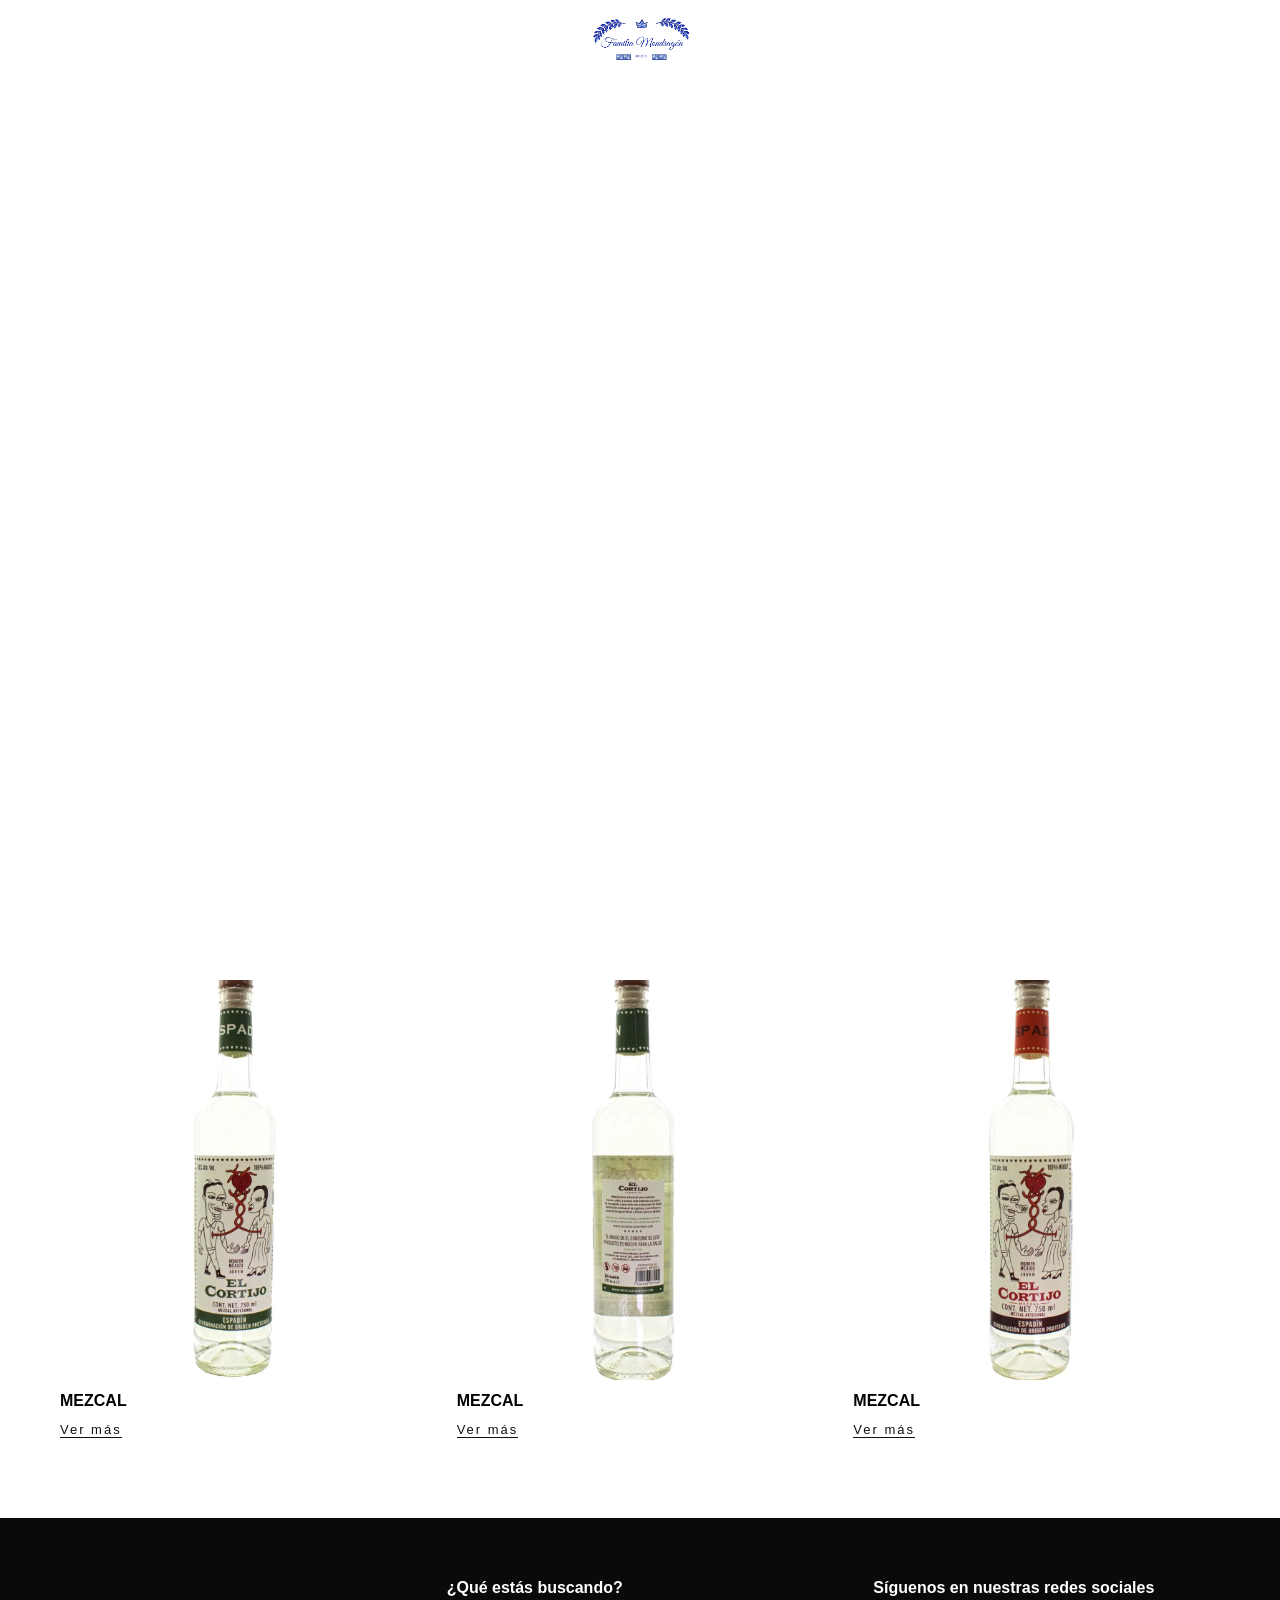
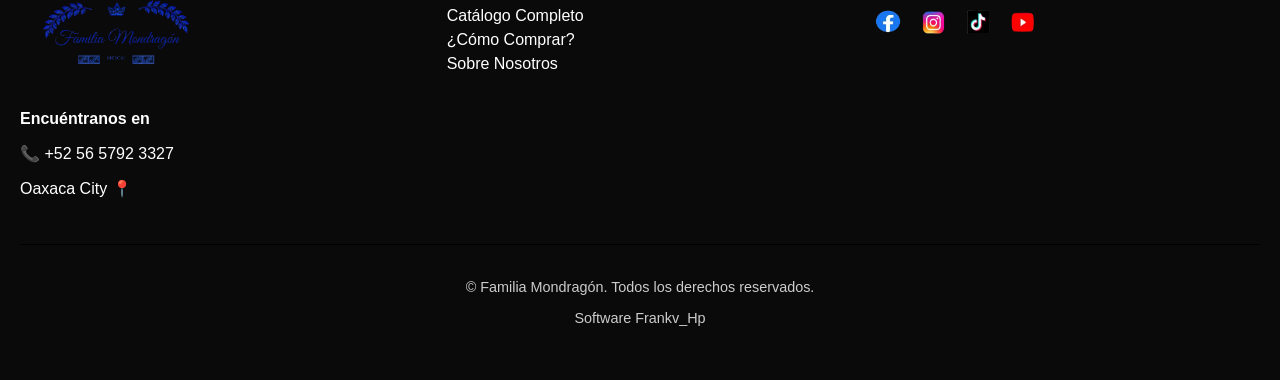
<file: ES Catálogo.html>
<!DOCTYPE html>
<html lang="es">
<head>
<meta charset="UTF-8">
<meta name="viewport" content="width=device-width, initial-scale=1.0">

<title>Catálogo Completo</title>

<!-- Fuente correcta -->
<link href="https://fonts.googleapis.com/css2?family=Inter:wght@300;400;500;600&display=swap" rel="stylesheet">

<style>
:root{
  --bg: #000;
}
*{box-sizing:border-box}
body{
  margin:0;
  font-family:Inter,system-ui,sans-serif;
}
</style>

<link rel="stylesheet" href="css/menu.css">
<link rel="stylesheet" href="css/cart.css">
<link rel="stylesheet" href="css/footer.css">
</head>
<body>

<!-- ===== NAVBAR ===== -->
<header class="navbar" id="navbar">

  <div class="nav-left">
    <span class="menu-btn">MENU</span>
  </div>

  <div class="nav-center">
    <img src="IMAGES/LOGO.1.png" alt="logo">
  </div>

  <div class="nav-right">
    <span class="nav-link" id="cartText">CART</span>
  </div>

</header>

<!-- ===== HERO ===== -->
<section class="hero">
  <video autoplay muted loop playsinline>
    <source src="VIDEOS/FAMVID2.mp4" type="video/mp4">
  </video>

  <div class="hero-overlay"></div>

  <div class="hero-content">
    <h1>Fam Mondragón<br>2026</h1>
  </div>
</section>

<!-- ===== PRODUCTOS ===== -->
<section class="products-section">
  <div class="products">

    <div class="product">
      <img src="IMAGES/cortijo.webp">
      <h3>MEZCAL</h3>
      <a href="ES Mezcal El Cortijo.html" class="btn-product">Ver más</a>
    </div>

    <div class="product">
      <img src="IMAGES/cortijo2.webp">
      <h3>MEZCAL</h3>
      <a href="ES Mezcal El Cortijo.html" class="btn-product">Ver más</a>
    </div>

    <div class="product">
      <img src="IMAGES/cortijo3.webp">
      <h3>MEZCAL</h3>
      <a href="ES Mezcal El Cortijo.html" class="btn-product">Ver más</a>
    </div>

  </div>
</section>

<style>
.products-section .products {
  display: grid;
  grid-template-columns: repeat(3, 1fr);
  gap: 30px;
  padding: 80px 60px;
  background: white;
}
.products-section .product {
  display: flex;
  flex-direction: column;
  gap: 12px;
}
.products-section .product img {
  width: 100%;
  height: 400px;
  object-fit: cover;
}
.products-section .product h3 {
  font-size: 16px;
  margin: 0;
}
.products-section .btn-product {
  text-decoration: none;
  font-size: 13px;
  letter-spacing: 2px;
  color: #111;
  border-bottom: 1px solid #111;
  width: fit-content;
}
@media (max-width: 1024px) {
  .products-section .products {
    grid-template-columns: repeat(2, 1fr);
  }
}
@media (max-width: 600px) {
  .products-section .products {
    grid-template-columns: 1fr;
  }
}
</style>


<!-- Footer -->
  <footer class="footer">
    <div class="footer-container">
      <div class="footer-logo-contact">
        <h2><img src="IMAGES/LOGO.1.png" alt="Logo 1" class="logo1"></h2>
        <p><strong>Encuéntranos en</strong></p>
        <p>📞 +52 56 5792 3327</p>
        <p>Oaxaca City 📍</p>
      </div>
      <div class="footer-links">
        <h4>¿Qué estás buscando?</h4>
        <ul>
          <li><a href="ES Catálogo.html">Catálogo Completo</a></li>
          <li><a href="ES Contacto.html">¿Cómo Comprar?</a></li>
          <li><a href="ES Sobre Nosotros.html">Sobre Nosotros</a></li>

        </ul>
      </div>
      <div class="footer-social">
        <h4>Síguenos en nuestras redes sociales</h4>
        <div class="social-icons">
         <a href="https://www.facebook.com/share/1DsAjvWKL2/?mibextid=wwXIfr"><img src="IMAGES/FB8.webp" alt="Facebook" /></a>
          <a href="https://www.instagram.com/familiamondragonmezcal/"><img src="IMAGES/IG3.webp" alt="Instagram" /></a>
          <a href="https://www.tiktok.com/@familiamondragonmezcal"><img src="IMAGES/TT2.webp" alt="TikTok" /></a>
          <a href="https://www.youtube.com/@FamiliaMondrag%C3%B3n_Mezcal"><img src="IMAGES/YT4.webp" alt="YouTube" /></a>
        </div>
        
      </div>
    </div>
    <div class="footer-bottom">
      <p>© Familia Mondragón. Todos los derechos reservados.</p>
      <p>Software Frankv_Hp</p>
    </div>
  </footer>



<!-- ===== MENU ===== -->
<div class="side-menu" id="sideMenu">
  <button class="close-btn" id="closeMenu">✕</button>
  <a href="ES Página Principal.html">Inicio</a>
  <a href="ES Productos.html">Productos</a>
  <a href="ES Sobre Nosotros.html">Sobre nosotros</a>
  <a href="ES Contacto.html">Contacto</a>
</div>

<!-- ===== CARRITO ===== -->
<div class="cart-panel" id="cartPanel">
  <button class="close-btn" id="closeCart">✕</button>

  <h3>Carrito</h3>

  <div id="cartItems"></div>

  <p>Total: <span id="cartTotal">$0 MXN</span></p>

  <button id="buyBtn">Comprar por WhatsApp</button>
</div>







<script src="js/menu.js"></script>
<script src="js/cart.js"></script>

</body>
</html>
</file>
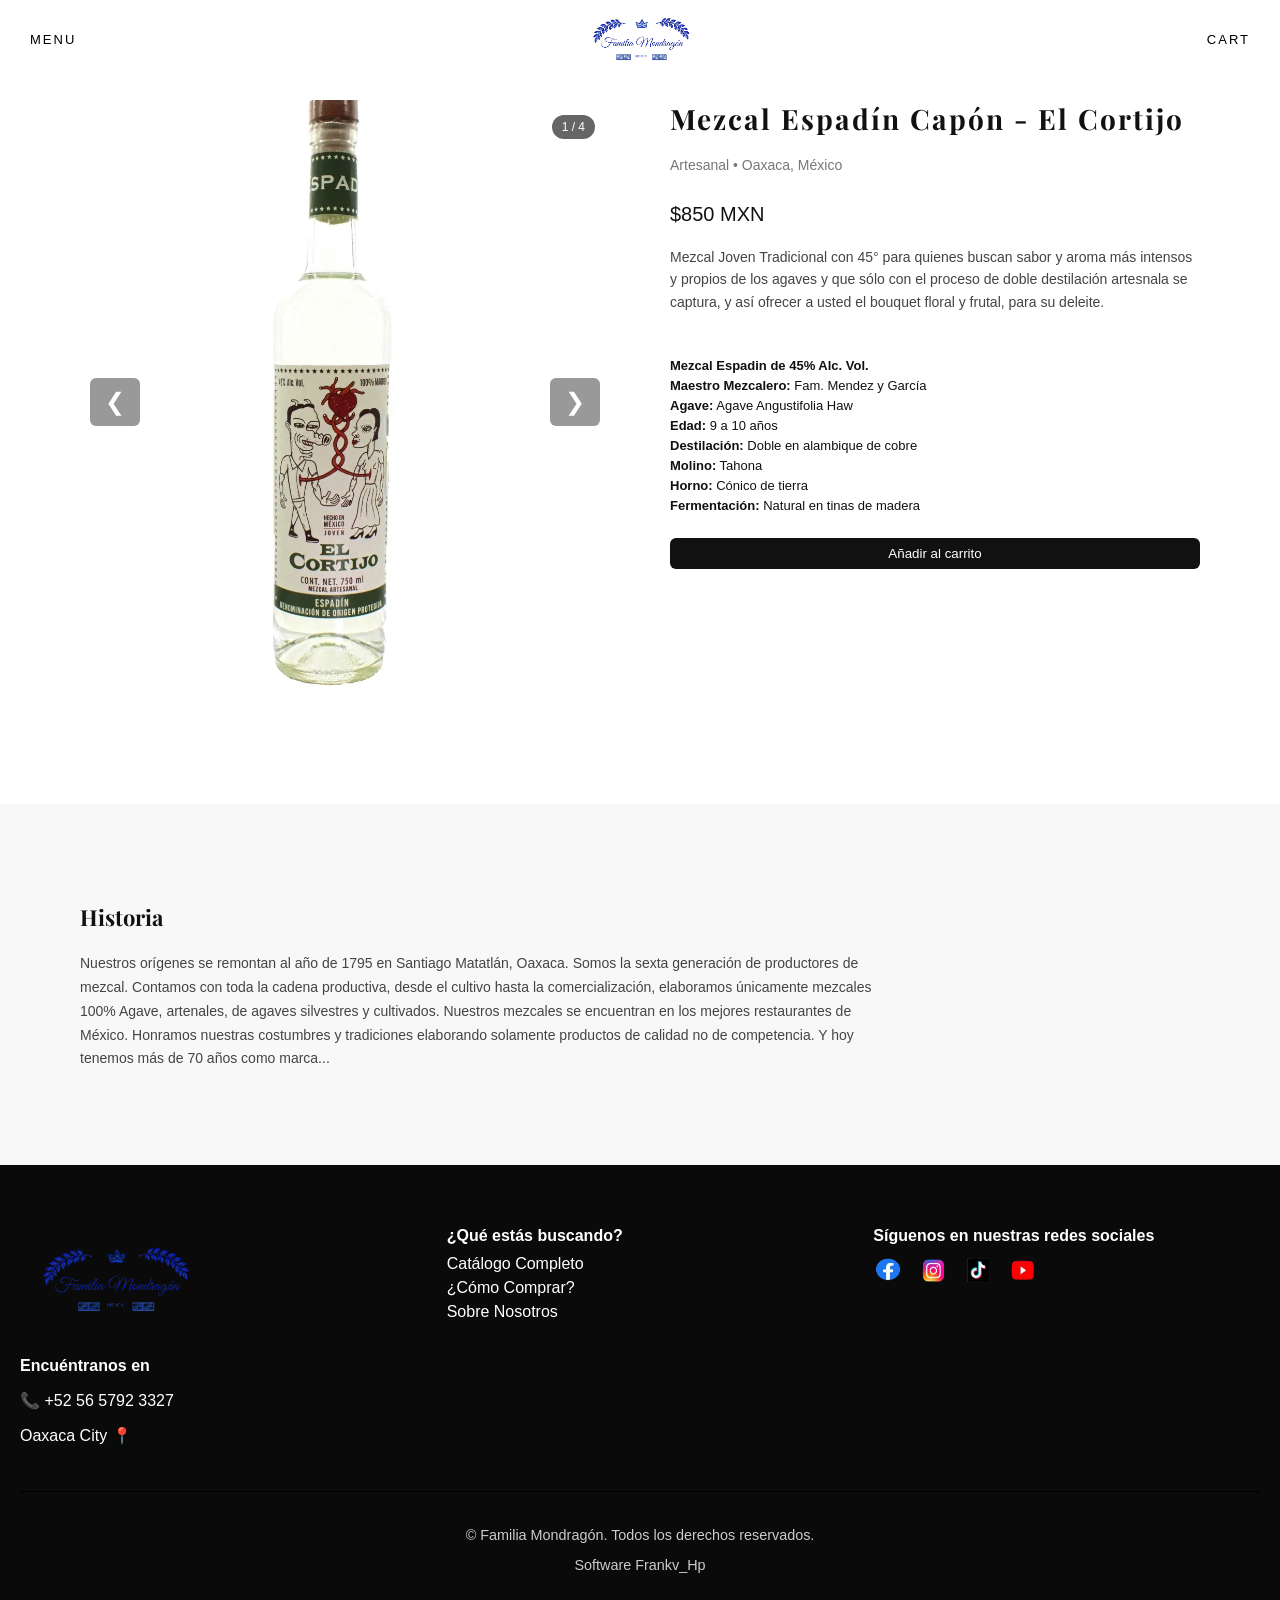
<file: ES Mezcal El Cortijo.html>
<!DOCTYPE html>
<html lang="es">
<head>
<meta charset="UTF-8">
<meta name="viewport" content="width=device-width, initial-scale=1.0">

<title>Mezcal El Cortijo | Familia Mondragón</title>

<link href="https://fonts.googleapis.com/css2?family=Playfair+Display:wght@500;600&family=Inter:wght@300;400;500&display=swap" rel="stylesheet">
<style>
:root{
  --bg: #000;
}
*{box-sizing:border-box}
body{
  margin:0;
  font-family:Inter,system-ui,sans-serif;
}
</style>
<style>

/* ===== BASE ===== */
body {
  margin: 0;
  font-family: 'Inter', sans-serif;
  color: #111;
  background: #fff;
}

/* ===== CONTENEDOR ===== */
.product-container {
  display: grid;
  grid-template-columns: 1fr 1fr;
  gap: 60px;
  padding: 100px 80px;
}

/* ===== IMAGEN ===== */
.product-image img {
  width: 100%;
  height: 600px;
  object-fit: cover;
}

/* MINIATURAS */
.thumbs {
  display: flex;
  gap: 10px;
  margin-top: 15px;
}

.thumbs img {
  width: 70px;
  height: 70px;
  object-fit: cover;
  cursor: pointer;
  opacity: 0.7;
  transition: 0.3s;
}

.thumbs img:hover {
  opacity: 1;
}

/* ===== INFO ===== */
.product-info {
  display: flex;
  flex-direction: column;
  gap: 20px;
}

/* TITULO */
.product-info h1 {
  font-family: 'Playfair Display', serif;
  font-size: 28px;
  letter-spacing: 2px;
  margin: 0;
}

/* SUBTEXTO */
.subtitle {
  font-size: 14px;
  color: #777;
}

/* PRECIO */
.price {
  font-size: 20px;
  font-weight: 500;
  margin-top: 10px;
}

/* DESCRIPCIÓN */
.description {
  font-size: 14px;
  line-height: 1.6;
  color: #444;
}

/* DETALLES */
.details {
  margin-top: 20px;
}

.details p {
  margin: 5px 0;
  font-size: 13px;
}

/* BOTÓN */
.btn-buy {
  margin-top: 30px;
  padding: 12px 20px;
  background: #000;
  color: #fff;
  border: none;
  cursor: pointer;
  letter-spacing: 2px;
  transition: 0.3s;
}

.btn-buy:hover {
  background: #333;
}

/* ===== SECCIÓN HISTORIA ===== */
.story {
  padding: 80px;
  background: #f8f8f8;
}

.story h2 {
  font-family: 'Playfair Display', serif;
  font-size: 22px;
  margin-bottom: 20px;
}

.story p {
  font-size: 14px;
  line-height: 1.7;
  color: #444;
  max-width: 800px;
}

/* ===== RESPONSIVE ===== */
@media (max-width: 900px) {
  .product-container {
    grid-template-columns: 1fr;
    padding: 60px 30px;
  }

  .product-image img {
    height: 400px;
  }
}
.product-image {
  position: relative;
}

/* FLECHAS */
.arrow {
  position: absolute;
  top: 50%;
  transform: translateY(-50%);
  background: rgba(0,0,0,0.4);
  color: #fff;
  border: none;
  font-size: 24px;
  padding: 10px 15px;
  cursor: pointer;
  transition: 0.3s;
}

.arrow:hover {
  background: rgba(0,0,0,0.7);
}

.arrow.left {
  left: 10px;
}

.arrow.right {
  right: 10px;
}

/* CONTADOR */
.image-counter {
  position: absolute;
  top: 15px;
  right: 15px;
  background: rgba(0,0,0,0.6);
  color: #fff;
  font-size: 12px;
  padding: 5px 10px;
  border-radius: 20px;
}

</style>
<link rel="stylesheet" href="css/menu2.css">
<link rel="stylesheet" href="css/cart.css">
<link rel="stylesheet" href="css/footer.css">
</head>

<body>

<!-- ===== NAVBAR ===== -->
<header class="navbar" id="navbar">

  <div class="nav-left">
    <span class="menu-btn">MENU</span>
  </div>

  <div class="nav-center">
    <img src="IMAGES/LOGO.1.png" alt="logo">
  </div>

  <div class="nav-right">
    <span class="nav-link" id="cartText">CART</span>
  </div>

</header>

<!-- ===== PRODUCTO ===== -->
<section class="product-container">

  <!-- IMAGEN -->

<div class="product-image">

  <!-- CONTADOR -->
  <div class="image-counter" id="counter">1 / 4</div>

  <!-- IMAGEN PRINCIPAL -->
  <img id="mainImage" src="IMAGES/cortijo.webp">

  <!-- FLECHAS -->
  <button class="arrow left" onclick="prevImage()">&#10094;</button>
  <button class="arrow right" onclick="nextImage()">&#10095;</button>
<script>

const images = [
  "IMAGES/cortijo.webp",
  "IMAGES/cortijo2.webp",
  "IMAGES/cortijo3.webp",
  "IMAGES/cortijo4.webp"
];

let current = 0;

function updateImage(){
  document.getElementById("mainImage").src = images[current];
  document.getElementById("counter").innerText = `${current + 1} / ${images.length}`;
}

function nextImage(){
  current = (current + 1) % images.length;
  updateImage();
}

function prevImage(){
  current = (current - 1 + images.length) % images.length;
  updateImage();
}

</script>
</div>

  <!-- INFO -->
  <div class="product-info">

    <h1>Mezcal Espadín Capón - El Cortijo</h1>
    <div class="subtitle">Artesanal • Oaxaca, México</div>

    <div class="price">$850 MXN</div>

    <div class="description">
Mezcal Joven Tradicional con 45° para quienes buscan sabor y aroma

más intensos y propios de los agaves y que sólo con el proceso de

doble destilación artesnala se captura, y así ofrecer a usted el bouquet 

floral y frutal, para su deleite.
    </div>

    <!-- DETALLES -->
    <div class="details">
      <p><strong>Mezcal Espadin de 45% Alc. Vol.</strong> </p>
      <p><strong>Maestro Mezcalero:</strong> Fam. Mendez y García</p>
      <p><strong>Agave:</strong> Agave Angustifolia Haw </p>
      <p><strong>Edad:</strong> 9 a 10 años </p>
      <p><strong>Destilación:</strong> Doble en alambique de cobre </p>
      <p><strong>Molino:</strong> Tahona</p>
      <p><strong>Horno:</strong> Cónico de tierra </p>
      <p><strong>Fermentación: </strong>Natural en tinas de madera </p>
    </div>

    <button onclick="addToCart('Mezcal Espadín Capón - El Cortijo', 850, 'IMAGES/cortijo.webp')">
  Añadir al carrito
</button>

  </div>

</section>

<!-- ===== HISTORIA ===== -->
<section class="story">

  <h2>Historia</h2>

  <p>
Nuestros orígenes se remontan al año de 1795 en Santiago Matatlán, Oaxaca. Somos la sexta generación de productores de mezcal. Contamos con toda la cadena productiva, desde el cultivo hasta la comercialización, elaboramos únicamente mezcales 100% Agave, artenales, de agaves silvestres y cultivados. Nuestros mezcales se encuentran en los mejores restaurantes de México. Honramos nuestras costumbres y tradiciones elaborando solamente productos de calidad no de competencia.

Y hoy tenemos más de 70 años como marca... 
  </p>

</section>

<!-- Footer -->
  <footer class="footer">
    <div class="footer-container">
      <div class="footer-logo-contact">
        <h2><img src="IMAGES/LOGO.1.png" alt="Logo 1" class="logo1"></h2>
        <p><strong>Encuéntranos en</strong></p>
        <p>📞 +52 56 5792 3327</p>
        <p>Oaxaca City 📍</p>
      </div>
      <div class="footer-links">
        <h4>¿Qué estás buscando?</h4>
        <ul>
          <li><a href="ES Catálogo.html">Catálogo Completo</a></li>
          <li><a href="ES Contacto.html">¿Cómo Comprar?</a></li>
          <li><a href="ES Sobre Nosotros.html">Sobre Nosotros</a></li>

        </ul>
      </div>
      <div class="footer-social">
        <h4>Síguenos en nuestras redes sociales</h4>
        <div class="social-icons">
         <a href="https://www.facebook.com/share/1DsAjvWKL2/?mibextid=wwXIfr"><img src="IMAGES/FB8.webp" alt="Facebook" /></a>
          <a href="https://www.instagram.com/familiamondragonmezcal/"><img src="IMAGES/IG3.webp" alt="Instagram" /></a>
          <a href="https://www.tiktok.com/@familiamondragonmezcal"><img src="IMAGES/TT2.webp" alt="TikTok" /></a>
          <a href="https://www.youtube.com/@FamiliaMondrag%C3%B3n_Mezcal"><img src="IMAGES/YT4.webp" alt="YouTube" /></a>
        </div>
        
      </div>
    </div>
    <div class="footer-bottom">
      <p>© Familia Mondragón. Todos los derechos reservados.</p>
      <p>Software Frankv_Hp</p>
    </div>
  </footer>



<!-- ===== MENU ===== -->
<div class="side-menu" id="sideMenu">
  <button class="close-btn" id="closeMenu">✕</button>
  <a href="ES Página Principal.html">Inicio</a>
  <a href="ES Productos.html">Productos</a>
  <a href="ES Sobre Nosotros.html">Sobre nosotros</a>
  <a href="ES Contacto.html">Contacto</a>
</div>

<!-- ===== CARRITO ===== -->
<div class="cart-panel" id="cartPanel">
  <button class="close-btn" id="closeCart">✕</button>

  <h3>Carrito</h3>

  <div id="cartItems"></div>

  <p>Total: <span id="cartTotal">$0 MXN</span></p>

  <button id="buyBtn">Comprar por WhatsApp</button>
</div>







<script src="js/menu.js"></script>
<script src="js/cart.js"></script>

</body>
</html>
</file>
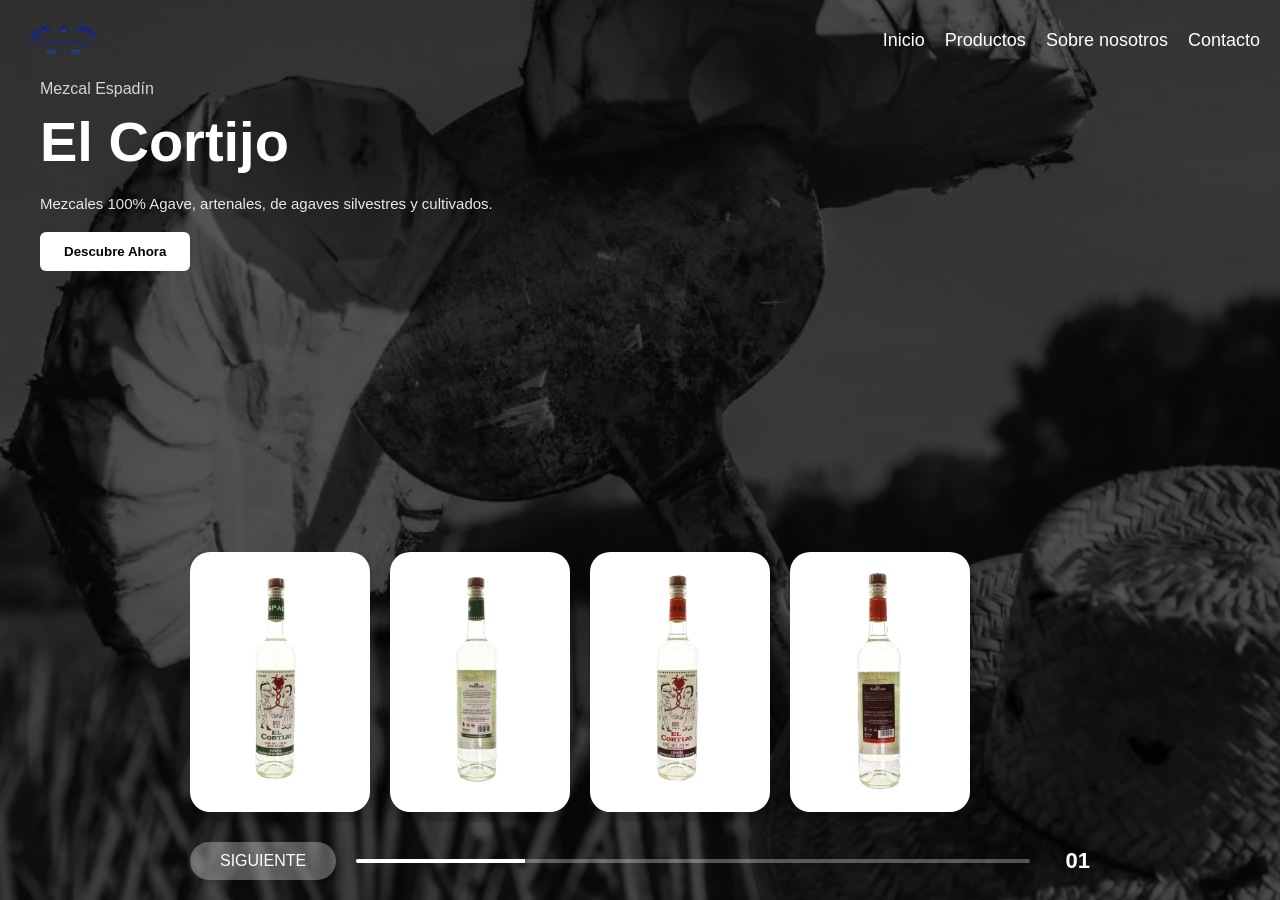
<file: ES Productos.html>
<!DOCTYPE html>
<html lang="es">
<head>
  <meta charset="UTF-8" />
  <meta name="viewport" content="width=device-width, initial-scale=1.0"/>
  <title>Productos</title>
  <style>
    * { margin: 0; padding: 0; box-sizing: border-box; }

    html, body {
      height: 100%;
      font-family: 'Segoe UI', sans-serif;
      overflow: hidden;
    }

    .hero {
      position: relative;
      height: 100vh;
      background-size: cover;
      background-position: center;
      display: flex;
      flex-direction: column;
      justify-content: flex-start;
      padding: 40px;
      padding-bottom: 200px;
      transition: background 0.6s ease;
      color: white;
    }

    .overlay {
      position: absolute;
      top: 0; left: 0; right: 0; bottom: 0;
      background: rgba(0, 0, 0, 0.6);
      z-index: 0;
    }

    .text-content {
      position: relative;
      z-index: 1;
      max-width: 500px;
      margin-top: 40px;
    }

    .text-content h4 { font-weight: 400; opacity: 0.8; }
    .text-content h1 { font-size: 56px; line-height: 1.2; margin: 10px 0; }
    .text-content p { font-size: 15px; margin: 20px 0; opacity: 0.9; }

    .discover {
      background: white;
      color: black;
      font-weight: bold;
      padding: 12px 24px;
      border: none;
      border-radius: 6px;
      cursor: pointer;
      transition: 0.3s;
    }

    .carousel {
      position: absolute;
      bottom: 20px;
      left: 50%;
      transform: translateX(-50%);
      z-index: 2;
      width: 90%;
      max-width: 900px;
    }

    .cards {
      display: flex;
      gap: 20px;
      overflow-x: auto;
      scroll-behavior: smooth;
      padding-bottom: 10px;
    }

    .cards img {
      width: 180px;
      height: 260px;
      border-radius: 20px;
      object-fit: cover;
      box-shadow: 0 6px 20px rgba(0, 0, 0, 0.3);
      transition: transform 0.3s;
      flex-shrink: 0;
    }

    .controls {
      margin-top: 20px;
      display: flex;
      justify-content: space-between;
      align-items: center;
    }

    .progress-area {
      flex: 1;
      margin: 0 20px;
      height: 4px;
      background: rgba(255, 255, 255, 0.3);
      border-radius: 10px;
      overflow: hidden;
    }

    .progress {
      width: 25%;
      height: 100%;
      background: white;
      transition: width 0.3s;
    }

    #next {
      background: rgba(255,255,255,0.3);
      color: white;
      padding: 10px 30px;
      border: none;
      border-radius: 30px;
      cursor: pointer;
      font-size: 16px;
    }

    .count {
      font-size: 22px;
      font-weight: bold;
      min-width: 40px;
      text-align: right;
    }

    .navbar {
      background-color: rgba(255, 255, 255, 0);
      padding: 15px 20px;
      position: fixed;
      width: 100%;
      top: 0;
      z-index: 999;
      display: flex;
      justify-content: space-between;
      align-items: center;
    }

    .navbar .logo { color: white; font-size: 20px; font-weight: bold; }

    .nav-links { display: flex; gap: 20px; }

    .nav-links a {
      color: white;
      text-decoration: none;
      font-size: 18px;
      transition: color 0.3s;
    }

    .nav-links a:hover { color: #000000; }

    .hamburger { display: none; flex-direction: column; cursor: pointer; }
    .hamburger span { height: 3px; width: 25px; background: white; margin: 4px 0; border-radius: 2px; }

    .logo { height: 50px; width: auto; max-height: 70px; }

    .special-gallery {
      display: grid;
      grid-template-columns: 2fr 1fr;
      gap: 10px;
      width: 100%;
      max-width: 800px;
      margin: auto;
    }

    .special-gallery .big {
      grid-row: span 2;
      width: 100%;
      height: 100%;
      border-radius: 15px;
      object-fit: cover;
    }

    .special-gallery .small {
      width: 100%;
      height: 120px;
      border-radius: 15px;
      object-fit: cover;
    }

    @media (max-width: 768px) {
      .nav-links {
        display: none;
        flex-direction: column;
        background-color: rgba(0, 0, 0, 0.527);
        position: absolute;
        top: 60px;
        right: 0;
        width: 100%;
        padding: 20px;
      }
      .nav-links.active { display: flex; }
      .hamburger { display: flex; }

      .hero { padding: 20px; padding-bottom: 180px; }
      .text-content h1 { font-size: 32px; }
      .text-content p { font-size: 14px; }
      .cards img { width: 140px; height: 200px; }
      .controls { flex-direction: column; gap: 10px; align-items: center; }
      .progress-area { width: 100%; margin: 10px 0; }
      #next { width: 100%; }

      .special-gallery { grid-template-columns: 1fr; }
      .special-gallery .big,
      .special-gallery .small { height: 200px; }
    }

    @media (max-width: 480px) {
      .hero { padding: 16px; padding-bottom: 160px; }
      .text-content h1 { font-size: 26px; line-height: 1.1; }
      .text-content h4 { font-size: 13px; }
      .text-content p { font-size: 13px; }
      .cards img { width: 120px; height: 180px; }
      .carousel { width: 100%; left: 0; transform: none; padding: 0 16px; }
      .cards { scrollbar-width: none; }
      .cards::-webkit-scrollbar { display: none; }
      #next { font-size: 14px; }
      .count { font-size: 16px; }
    }
  </style>
</head>
<body>
  <nav class="navbar">
    <div class="logo">
      <img src="IMAGES/LOGO.1.png" alt="Mi logo" class="logo">
    </div>
    <div class="nav-links" id="navLinks">
      <a href="ES Página Principal.html">Inicio</a>
      <a href="ES Productos.html">Productos</a>
      <a href="ES Sobre Nosotros.html">Sobre nosotros</a>
      <a href="ES Contacto.html">Contacto</a>
    </div>
    <div class="hamburger" onclick="toggleMenu()">
      <span></span><span></span><span></span>
    </div>
  </nav>

  <div class="hero" id="hero" style="background-image: url('IMAGES/AGAVE2.webp');">
    <div class="overlay"></div>

    <div class="text-content">
      <h4 id="subtitle">Acapulco - Oaxaca</h4>
      <h1 id="title">FRACCIONAMIENTO<br>AGUA AZUL</h1>
      <p id="description">Tu mejor opción..</p>
      <button class="discover" id="discoverBtn">Descubre Ahora</button>
    </div>

    <div class="carousel">
      <div class="cards" id="card-container"></div>
      <div class="controls">
        <button id="next">SIGUIENTE</button>
        <div class="progress-area">
          <div class="progress" id="progress-bar"></div>
        </div>
        <div class="count" id="count">01</div>
      </div>
    </div>
  </div>

  <script>
    const slides = [
      {
        bg: 'IMAGES/AGAVE2.webp',
        subtitle: 'Mezcal Espadín',
        title: 'El Cortijo',
        desc: 'Mezcales 100% Agave, artenales, de agaves silvestres y cultivados.',
        images: ['IMAGES/cortijo.webp', 'IMAGES/cortijo2.webp', 'IMAGES/cortijo3.webp', 'IMAGES/cortijo4.webp'],
        link: 'ES Mezcal El Cortijo.html'
      },
      {
        bg: 'IMAGES/AGAVE.webp',
        subtitle: 'Mezcal Espadín',
        title: 'El Cortijo',
        desc: 'Mezcales 100% Agave, artenales, de agaves silvestres y cultivados.',
        images: ['IMAGES/cortijo.webp', 'IMAGES/cortijo2.webp', 'IMAGES/cortijo3.webp', 'IMAGES/cortijo4.webp'],
        link: 'ES Mezcal El Cortijo.html'
      },
      {
        bg: 'IMAGES/AGAVE3.webp',
        subtitle: 'Mezcal Espadín',
        title: 'El Cortijo',
        desc: 'Mezcales 100% Agave, artenales, de agaves silvestres y cultivados.',
        images: ['IMAGES/cortijo.webp', 'IMAGES/cortijo2.webp', 'IMAGES/cortijo3.webp', 'IMAGES/cortijo4.webp'],
        link: 'ES Mezcal El Cortijo.html'
      },
      {
        bg: 'IMAGES/AGAVE3.webp',
        subtitle: 'Ve nuestro catálogo completo',
        title: 'Más Mezcales',
        desc: 'Visita nuestro catálogo completo',
        images: [],
        link: 'ES Catálogo.html'
      }
    ];

    let index = 0;

    const hero = document.getElementById("hero");
    const subtitle = document.getElementById("subtitle");
    const title = document.getElementById("title");
    const description = document.getElementById("description");
    const count = document.getElementById("count");
    const progress = document.getElementById("progress-bar");
    const cards = document.getElementById("card-container");
    const nextBtn = document.getElementById("next");
    const discoverBtn = document.getElementById("discoverBtn");

    function loadSlide(i) {
      const slide = slides[i];
      hero.style.backgroundImage = `url('${slide.bg}')`;
      subtitle.textContent = slide.subtitle;
      title.innerHTML = slide.title;
      description.textContent = slide.desc;

      count.textContent = i + 1 < 10 ? `0${i + 1}` : String(i + 1);
      progress.style.width = `${((i + 1) / slides.length) * 100}%`;
      cards.innerHTML = '';

      if (slide.title.includes("Más")) {
        const gallery = document.createElement('div');
        gallery.className = "special-gallery";
        slide.images.forEach((src, idx) => {
          const img = document.createElement('img');
          img.src = src;
          img.alt = 'Vista del proyecto';
          img.classList.add(idx === 0 ? 'big' : 'small');
          gallery.appendChild(img);
        });
        cards.appendChild(gallery);
      } else {
        slide.images.forEach(src => {
          const img = document.createElement('img');
          img.src = src;
          img.alt = 'Vista del proyecto';
          cards.appendChild(img);
        });
      }
    }

    // Descubre Ahora
    discoverBtn.addEventListener("click", () => {
      const currentSlide = slides[index];
      if (currentSlide.link) window.location.href = currentSlide.link;
    });

    // Siguiente
    nextBtn.addEventListener("click", () => {
      index = (index + 1) % slides.length;
      loadSlide(index);
    });

    // Swipe móvil
    let touchStartX = 0, touchEndX = 0;
    hero.addEventListener("touchstart", e => { touchStartX = e.changedTouches[0].screenX; });
    hero.addEventListener("touchend", e => {
      touchEndX = e.changedTouches[0].screenX;
      if (touchEndX < touchStartX - 50) index = (index + 1) % slides.length;
      else if (touchEndX > touchStartX + 50) index = (index - 1 + slides.length) % slides.length;
      loadSlide(index);
    });

    // Cargar primer slide
    loadSlide(index);

    // Menú hamburguesa
    function toggleMenu() { document.getElementById('navLinks').classList.toggle('active'); }
    window.toggleMenu = toggleMenu;
  </script>
  <script>
  document.addEventListener("DOMContentLoaded", function() {
    document.querySelectorAll("img").forEach(function(img) {
      img.setAttribute("loading", "lazy");
    });
  });
</script>

</body>
</html>
</file>
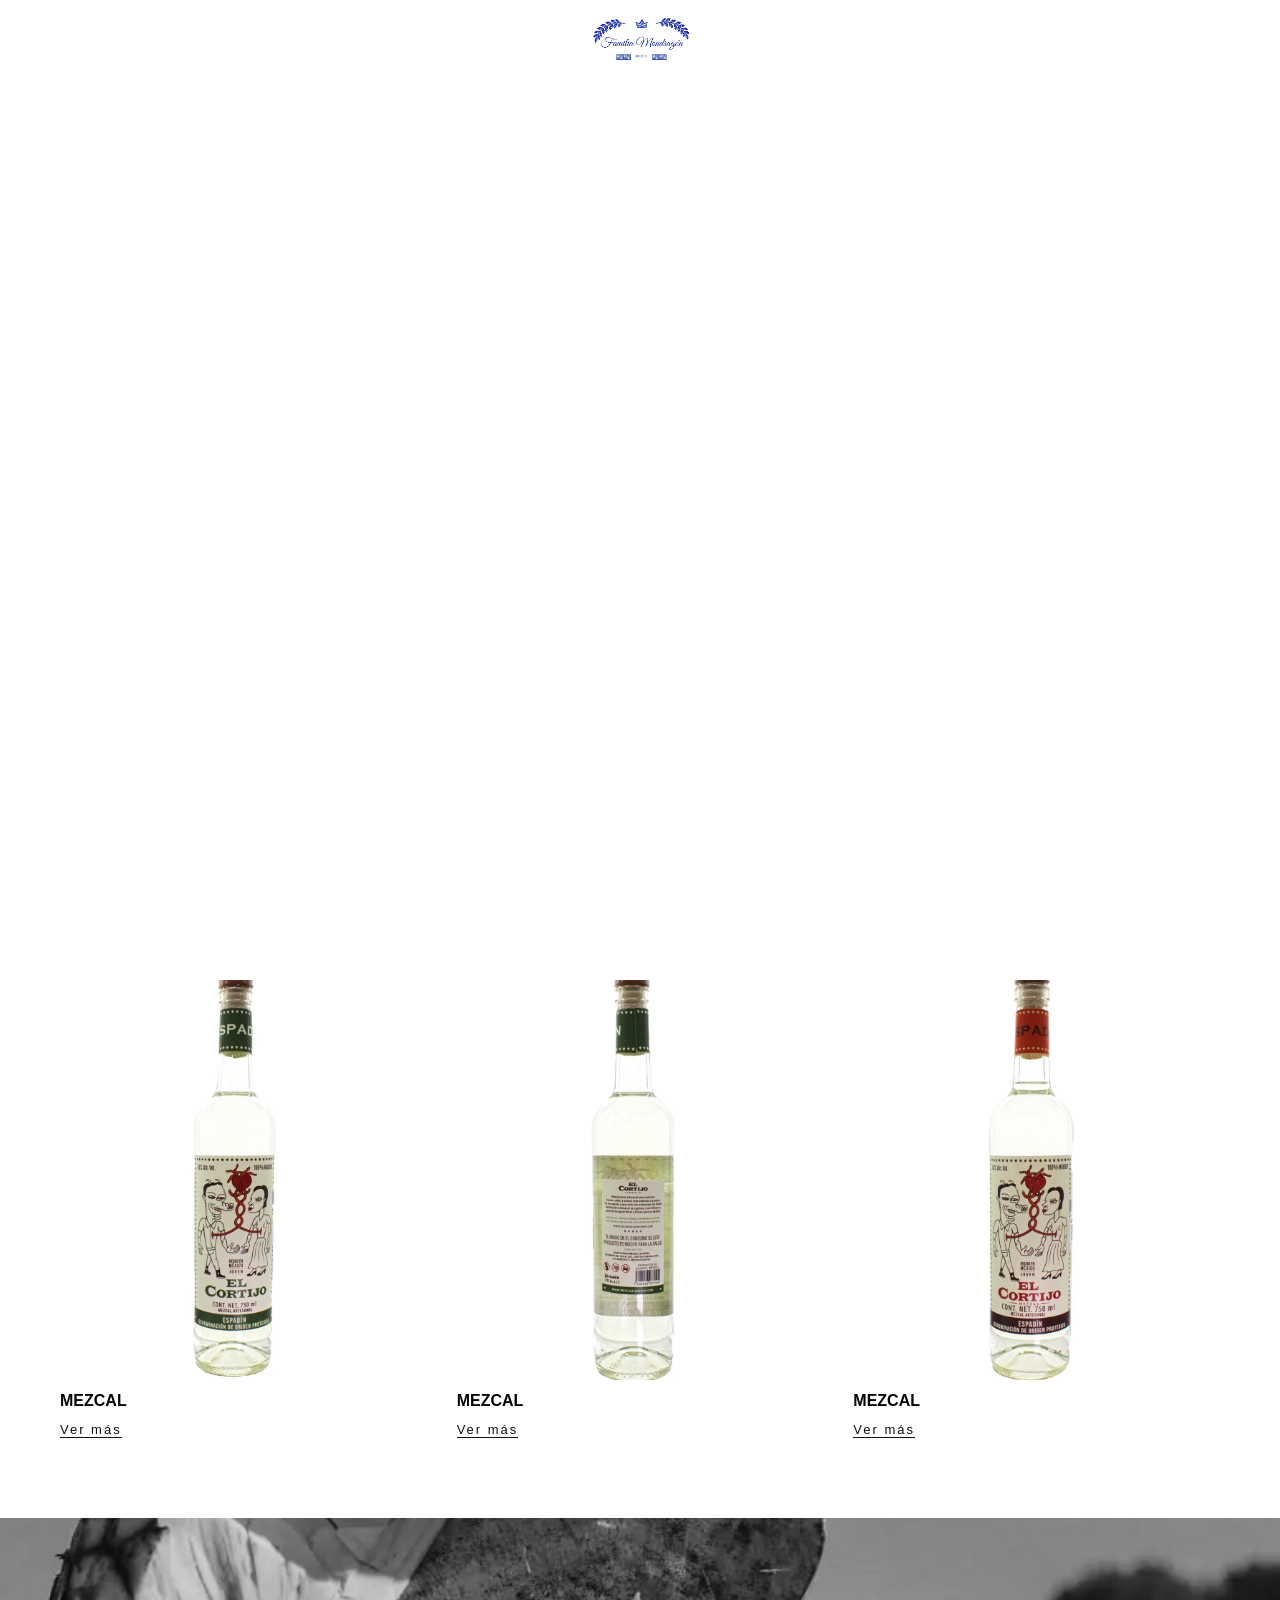
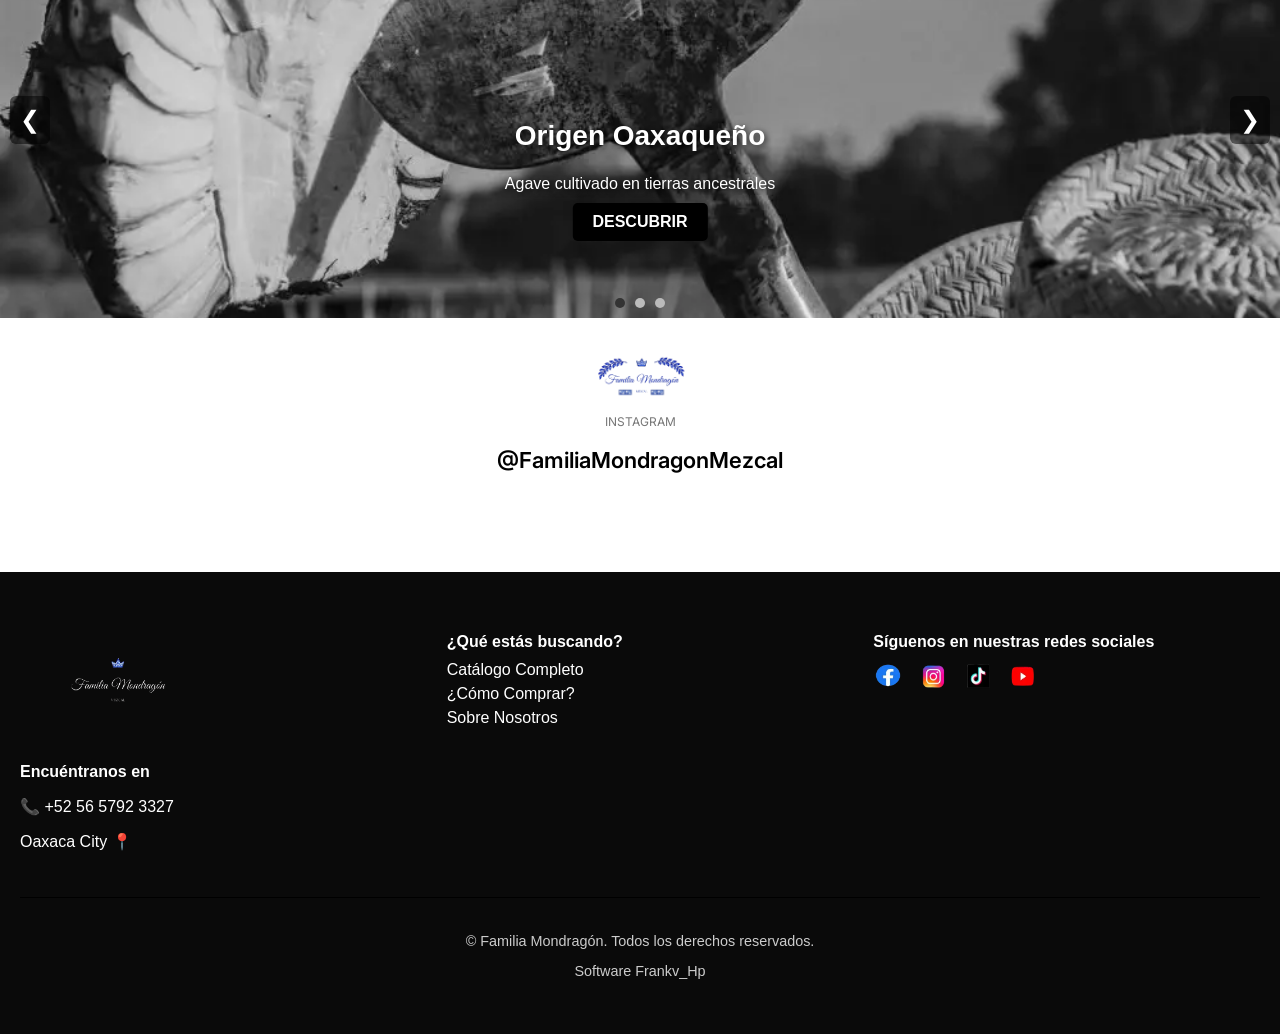
<file: ES Página Principal.html>
<!DOCTYPE html>
<html lang="es">
<head>
<meta charset="UTF-8">
<meta name="viewport" content="width=device-width, initial-scale=1.0">

<title>Página Principal</title>

<!-- Fuente correcta -->
<link href="https://fonts.googleapis.com/css2?family=Inter:wght@300;400;500;600&display=swap" rel="stylesheet">

<style>
:root{
  --bg: #000;
}
*{box-sizing:border-box}
body{
  margin:0;
  font-family:Inter,system-ui,sans-serif;
}
</style>

<link rel="stylesheet" href="css/menu.css">
<link rel="stylesheet" href="css/cart.css">
<link rel="stylesheet" href="css/footer.css">
</head>
<body>

<!-- ===== NAVBAR ===== -->
<header class="navbar" id="navbar">

  <div class="nav-left">
    <span class="menu-btn">MENU</span>
  </div>

  <div class="nav-center">
    <img src="IMAGES/LOGO.1.png" alt="logo">
  </div>

  <div class="nav-right">
    <span class="nav-link" id="cartText">CART</span>
  </div>

</header>

<!-- ===== HERO ===== -->
<section class="hero">
  <video autoplay muted loop playsinline>
    <source src="VIDEOS/FAMVID2.mp4" type="video/mp4">
  </video>

  <div class="hero-overlay"></div>

  <div class="hero-content">
    <h1>Fam Mondragón<br>2026</h1>
  </div>
</section>

<!-- ===== PRODUCTOS ===== -->
<section class="products-section">
  <div class="products">

    <div class="product">
      <img src="IMAGES/cortijo.webp">
      <h3>MEZCAL</h3>
      <a href="ES Mezcal El Cortijo.html" class="btn-product">Ver más</a>
    </div>

    <div class="product">
      <img src="IMAGES/cortijo2.webp">
      <h3>MEZCAL</h3>
      <a href="ES Mezcal El Cortijo.html" class="btn-product">Ver más</a>
    </div>

    <div class="product">
      <img src="IMAGES/cortijo3.webp">
      <h3>MEZCAL</h3>
      <a href="ES Mezcal El Cortijo.html" class="btn-product">Ver más</a>
    </div>

  </div>
</section>

<style>
.products-section .products {
  display: grid;
  grid-template-columns: repeat(3, 1fr);
  gap: 30px;
  padding: 80px 60px;
  background: white;
}
.products-section .product {
  display: flex;
  flex-direction: column;
  gap: 12px;
}
.products-section .product img {
  width: 100%;
  height: 400px;
  object-fit: cover;
}
.products-section .product h3 {
  font-size: 16px;
  margin: 0;
}
.products-section .btn-product {
  text-decoration: none;
  font-size: 13px;
  letter-spacing: 2px;
  color: #111;
  border-bottom: 1px solid #111;
  width: fit-content;
}
@media (max-width: 1024px) {
  .products-section .products {
    grid-template-columns: repeat(2, 1fr);
  }
}
@media (max-width: 600px) {
  .products-section .products {
    grid-template-columns: 1fr;
  }
}
</style>

<!-- Carrusel -->
<div class="carousel">
  <div class="carousel-inner">
    <div class="carousel-item active">
      <img src="IMAGES/AGAVE2.webp" alt="Banner 1">
      <div class="carousel-caption">
        <h2>Origen Oaxaqueño</h2>
        <p>Agave cultivado en tierras ancestrales</p>
        <a href="ES Productos.html" class="btn">DESCUBRIR</a>
      </div>
    </div>
    <div class="carousel-item">
      <img src="IMAGES/AGAVE.webp" alt="Banner 2">
      <div class="carousel-caption">
        <h2>Mezcal Premium</h2>
        <p>Disponible ahora en edición limitada</p>
        <a href="ES Catálogo.html" class="btn">VER MÁS</a>
      </div>
    </div>
    <div class="carousel-item">
      <img src="IMAGES/AGAVE3.webp" alt="Banner 3">
      <div class="carousel-caption">
        <h2>Más que un mezcal</h2>
        <p>Una experiencia para compartir momentos únicos</p>
        <a href="ES Sobre Nosotros.html" class="btn">DESCUBRIR</a>
      </div>
    </div>
  </div>

  <!-- Botones -->
  <button class="prev">&#10094;</button>
  <button class="next">&#10095;</button>

  <!-- Indicadores -->
  <div class="dots"></div>
</div>

<style>.carousel {
  position: relative;
  max-width: 100%;
  overflow: hidden;
}

.carousel-inner {
  display: flex;
  transition: transform 0.5s ease-in-out;
}

.carousel-item {
  min-width: 100%;
  position: relative;
}

.carousel-item img {
  width: 100%;
  height: 400px;
  object-fit: cover;
}
.carousel-caption h2,
.carousel-caption p {
  color: #fff; /* texto blanco */
  text-shadow: 2px 2px 6px rgba(0,0,0,0.8);
}

.carousel-caption {
  position: absolute;
  bottom: 20%;
  left: 50%;
  transform: translateX(-50%);
  text-align: center;
  color: #ffffff;
}

.carousel-caption h2 {
  font-size: 28px;
  font-weight: bold;
}

.carousel-caption p {
  font-size: 16px;
  margin: 10px 0;
}

.btn {
  display: inline-block;
  background: #000;
  color: #fff;
  padding: 10px 20px;
  text-decoration: none;
  font-weight: bold;
  border-radius: 5px;
}

.prev, .next {
  position: absolute;
  top: 50%;
  transform: translateY(-50%);
  background: rgba(0,0,0,0.5);
  color: white;
  border: none;
  padding: 10px;
  cursor: pointer;
  font-size: 24px;
}

.prev { left: 10px; }
.next { right: 10px; }

.dots {
  text-align: center;
  position: absolute;
  bottom: 10px;
  width: 100%;
}

.dots span {
  display: inline-block;
  width: 10px;
  height: 10px;
  margin: 0 5px;
  background: #bbb;
  border-radius: 50%;
  cursor: pointer;
}

.dots .active {
  background: #333;
}
@media (max-width: 768px) {
  .carousel-item img {
    height: 250px; /* más bajo en móvil */
  }

  .carousel-caption h2 {
    font-size: 18px;
  }

  .carousel-caption p {
    font-size: 14px;
  }

  .btn {
    padding: 8px 16px;
    font-size: 14px;
  }
}
</style>
<script>const items = document.querySelectorAll('.carousel-item');
const dotsContainer = document.querySelector('.dots');
let index = 0;
let interval = setInterval(nextSlide, 5000);

// Crear dots
items.forEach((_, i) => {
  const dot = document.createElement('span');
  dot.addEventListener('click', () => showSlide(i));
  dotsContainer.appendChild(dot);
});
updateDots();

document.querySelector('.prev').addEventListener('click', prevSlide);
document.querySelector('.next').addEventListener('click', nextSlide);

function showSlide(i) {
  index = (i + items.length) % items.length;
  document.querySelector('.carousel-inner').style.transform = `translateX(-${index * 100}%)`;
  updateDots();
  resetInterval();
}

function nextSlide() { showSlide(index + 1); }
function prevSlide() { showSlide(index - 1); }

function updateDots() {
  document.querySelectorAll('.dots span').forEach((dot, i) => {
    dot.classList.toggle('active', i === index);
  });
}

function resetInterval() {
  clearInterval(interval);
  interval = setInterval(nextSlide, 5000);
}
</script>

<!-- ===== INSTAGRAM (CORREGIDO EXACTO) ===== -->
<section class="instagram-section">
<div class="ig-header">
  <img src="IMAGES/LOGO.1.png" class="ig-logo">
  <p class="ig-title">INSTAGRAM</p>
  <h2 class="ig-user">@FamiliaMondragonMezcal</h2>
</section>

<style>
.instagram-section {
  padding: 80px 10px;
  background: #fff;
  text-align: center;
  font-family: Inter, system-ui, sans-serif;
}
.ig-title {
  font-size: 12px;
  color: #777;
  margin-bottom: 10px;
}
.ig-user {
  font-size: 22px;
  font-weight: 600;
}
.ig-header {
  position: relative;
  text-align: center;
}

/* 🔥 LOGO LIBRE */
.ig-logo {
  position: absolute;
  top: -70px; /* ajustas */
  left: 50%;
  transform: translateX(-50%);

  height: 65px; /* control total */
}
</style>

<!-- Footer -->
  <footer class="footer">
    <div class="footer-container">
      <div class="footer-logo-contact">
        <h2><img src="IMAGES/LOGO.2.png" alt="Logo 1" class="logo1"></h2>
        <p><strong>Encuéntranos en</strong></p>
        <p>📞 +52 56 5792 3327</p>
        <p>Oaxaca City 📍</p>
      </div>
      <div class="footer-links">
        <h4>¿Qué estás buscando?</h4>
        <ul>
          <li><a href="ES Catálogo.html">Catálogo Completo</a></li>
          <li><a href="ES Contacto.html">¿Cómo Comprar?</a></li>
          <li><a href="ES Sobre Nosotros.html">Sobre Nosotros</a></li>

        </ul>
      </div>
      <div class="footer-social">
        <h4>Síguenos en nuestras redes sociales</h4>
        <div class="social-icons">
         <a href="https://www.facebook.com/share/1DsAjvWKL2/?mibextid=wwXIfr"><img src="IMAGES/FB8.webp" alt="Facebook" /></a>
          <a href="https://www.instagram.com/familiamondragonmezcal/"><img src="IMAGES/IG3.webp" alt="Instagram" /></a>
          <a href="https://www.tiktok.com/@familiamondragonmezcal"><img src="IMAGES/TT2.webp" alt="TikTok" /></a>
          <a href="https://www.youtube.com/@FamiliaMondrag%C3%B3n_Mezcal"><img src="IMAGES/YT4.webp" alt="YouTube" /></a>
        </div>
        
      </div>
    </div>
    <div class="footer-bottom">
      <p>© Familia Mondragón. Todos los derechos reservados.</p>
      <p>Software Frankv_Hp</p>
    </div>
  </footer>



<!-- ===== MENU ===== -->
<div class="side-menu" id="sideMenu">
  <button class="close-btn" id="closeMenu">✕</button>
  <a href="ES Página Principal.html">Inicio</a>
  <a href="ES Productos.html">Productos</a>
  <a href="ES Sobre Nosotros.html">Sobre nosotros</a>
  <a href="ES Contacto.html">Contacto</a>
</div>

<!-- ===== CARRITO ===== -->
<div class="cart-panel" id="cartPanel">
  <button class="close-btn" id="closeCart">✕</button>

  <h3>Carrito</h3>

  <div id="cartItems"></div>

  <p>Total: <span id="cartTotal">$0 MXN</span></p>

  <button id="buyBtn">Comprar por WhatsApp</button>
</div>







<script src="js/menu.js"></script>
<script src="js/cart.js"></script>

</body>
</html>
</file>
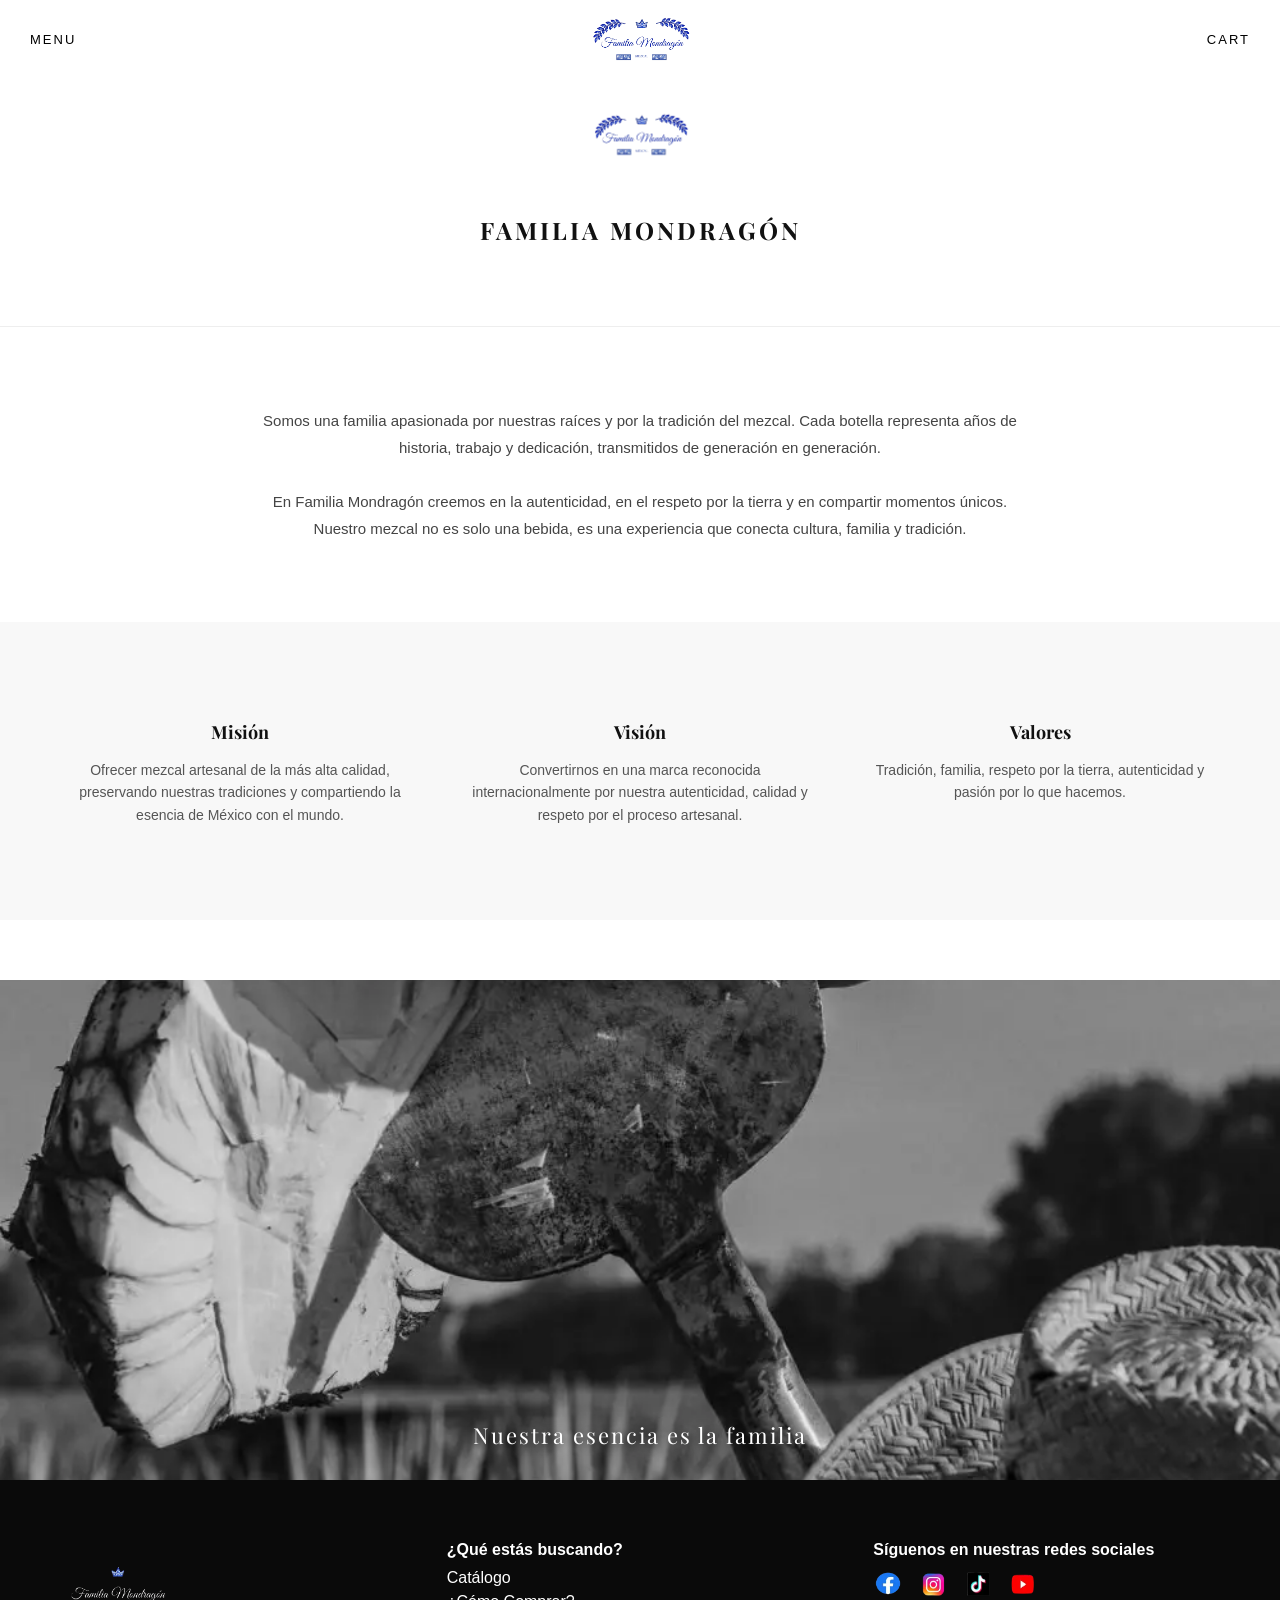
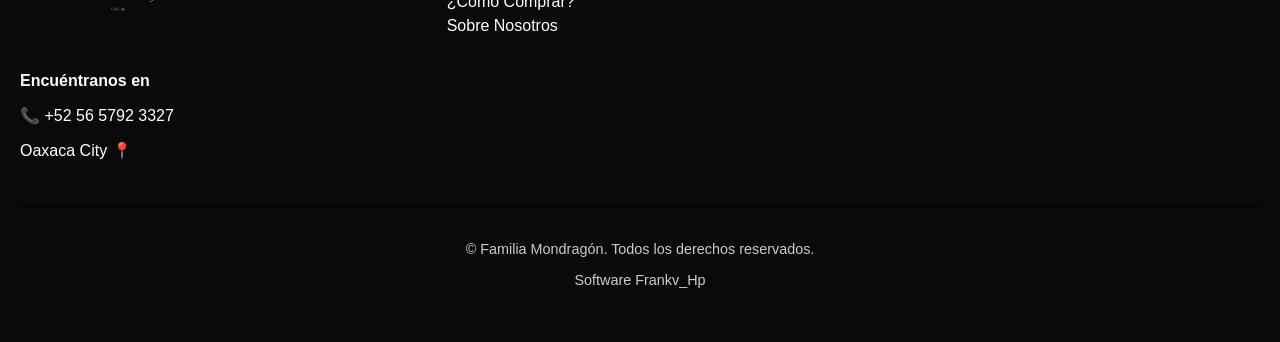
<file: ES Sobre Nosotros.html>
<!DOCTYPE html>
<html lang="es">
<head>
<meta charset="UTF-8">
<meta name="viewport" content="width=device-width, initial-scale=1.0">

<title>Sobre Nosotros | Familia Mondragón</title>

<link href="https://fonts.googleapis.com/css2?family=Playfair+Display:wght@500;600&family=Inter:wght@300;400;500&display=swap" rel="stylesheet">
<style>
:root{
  --bg: #000;
}
*{box-sizing:border-box}
body{
  margin:0;
  font-family:Inter,system-ui,sans-serif;
}
</style>

<style>

/* ===== BASE ===== */
body {
  margin: 0;
  font-family: 'Inter', sans-serif;
  background: #fff;
  color: #111;
}

/* ===== HERO ===== */
.about-hero {
  text-align: center;
  padding: 100px 20px 60px;
  border-bottom: 1px solid #eee;
}

.about-hero img {
  height: 70px;
  margin-bottom: 20px;
}

.about-hero h1 {
  font-family: 'Playfair Display', serif;
  font-size: 24px;
  letter-spacing: 3px;
}

/* ===== HISTORIA ===== */
.about-text {
  max-width: 800px;
  margin: 80px auto;
  padding: 0 20px;
  text-align: center;
}

.about-text p {
  font-size: 15px;
  line-height: 1.8;
  color: #444;
}

/* ===== BLOQUES ===== */
.values {
  display: grid;
  grid-template-columns: repeat(3, 1fr);
  gap: 40px;
  padding: 80px 60px;
  background: #f8f8f8;
}

.value-box {
  text-align: center;
}

.value-box h3 {
  font-family: 'Playfair Display', serif;
  font-size: 18px;
  margin-bottom: 15px;
}

.value-box p {
  font-size: 14px;
  color: #555;
  line-height: 1.6;
}

/* ===== IMAGEN FAMILIA (PRO) ===== */
.family-image {
  position: relative;
  width: 100%;
  margin-top: 60px;
}

.family-image img {
  width: 100%;
  height: 500px;
  object-fit: cover;
  display: block;
}

/* TEXTO ENCIMA */
.family-image::after {
  content: "Nuestra esencia es la familia";
  position: absolute;
  bottom: 30px;
  left: 50%;
  transform: translateX(-50%);
  color: #fff;
  font-size: 22px;
  letter-spacing: 2px;
  font-family: 'Playfair Display', serif;
  text-shadow: 2px 2px 10px rgba(0,0,0,0.6);
}

/* ===== RESPONSIVE ===== */
@media (max-width: 900px) {
  .values {
    grid-template-columns: 1fr;
    padding: 60px 30px;
  }

  .family-image img {
    height: 300px;
  }

  .family-image::after {
    font-size: 16px;
    bottom: 20px;
  }
}
</style>
<link rel="stylesheet" href="css/menu2.css">
<link rel="stylesheet" href="css/cart.css">
<link rel="stylesheet" href="css/footer.css">
</head>

<body>

<!-- ===== NAVBAR ===== -->
<header class="navbar" id="navbar">

  <div class="nav-left">
    <span class="menu-btn">MENU</span>
  </div>

  <div class="nav-center">
    <img src="IMAGES/LOGO.1.png" alt="logo">
  </div>

  <div class="nav-right">
    <span class="nav-link" id="cartText">CART</span>
  </div>

</header>


<!-- ===== HERO ===== -->
<section class="about-hero">
  <img src="IMAGES/LOGO.1.png" alt="logo">
  <h1>FAMILIA MONDRAGÓN</h1>
</section>

<!-- ===== HISTORIA ===== -->
<section class="about-text">
  <p>
    Somos una familia apasionada por nuestras raíces y por la tradición del mezcal.
    Cada botella representa años de historia, trabajo y dedicación, transmitidos
    de generación en generación.
    <br><br>
    En Familia Mondragón creemos en la autenticidad, en el respeto por la tierra y en
    compartir momentos únicos. Nuestro mezcal no es solo una bebida, es una experiencia
    que conecta cultura, familia y tradición.
  </p>
</section>

<!-- ===== MISIÓN / VISIÓN / VALORES ===== -->
<section class="values">

  <div class="value-box">
    <h3>Misión</h3>
    <p>
      Ofrecer mezcal artesanal de la más alta calidad, preservando nuestras tradiciones
      y compartiendo la esencia de México con el mundo.
    </p>
  </div>

  <div class="value-box">
    <h3>Visión</h3>
    <p>
      Convertirnos en una marca reconocida internacionalmente por nuestra autenticidad,
      calidad y respeto por el proceso artesanal.
    </p>
  </div>

  <div class="value-box">
    <h3>Valores</h3>
    <p>
      Tradición, familia, respeto por la tierra, autenticidad y pasión por lo que hacemos.
    </p>
  </div>

</section>

<!-- ===== FOTO FAMILIA ===== -->
<section class="family-image">
  <img src="IMAGES/AGAVE2.webp" alt="Familia Mondragón">
</section>


<!-- Footer -->
  <footer class="footer">
    <div class="footer-container">
      <div class="footer-logo-contact">
        <h2><img src="IMAGES/LOGO.2.png" alt="Logo 1" class="logo1"></h2>
        <p><strong>Encuéntranos en</strong></p>
        <p>📞 +52 56 5792 3327</p>
        <p>Oaxaca City 📍</p>
      </div>
      <div class="footer-links">
        <h4>¿Qué estás buscando?</h4>
        <ul>
          <li><a href="ES Productos.html">Catálogo</a></li>
          <li><a href="ES Contacto.html">¿Cómo Comprar?</a></li>
          <li><a href="ES Sobre Nosotros.html">Sobre Nosotros</a></li>

        </ul>
      </div>
      <div class="footer-social">
        <h4>Síguenos en nuestras redes sociales</h4>
        <div class="social-icons">
         <a href="https://www.facebook.com/share/1DsAjvWKL2/?mibextid=wwXIfr"><img src="IMAGES/FB8.webp" alt="Facebook" /></a>
          <a href="https://www.instagram.com/familiamondragonmezcal/"><img src="IMAGES/IG3.webp" alt="Instagram" /></a>
          <a href="https://www.tiktok.com/@familiamondragonmezcal"><img src="IMAGES/TT2.webp" alt="TikTok" /></a>
          <a href="https://www.youtube.com/@FamiliaMondrag%C3%B3n_Mezcal"><img src="IMAGES/YT4.webp" alt="YouTube" /></a>
        </div>
        
      </div>
    </div>
    <div class="footer-bottom">
      <p>© Familia Mondragón. Todos los derechos reservados.</p>
      <p>Software Frankv_Hp</p>
    </div>
  </footer>



<!-- ===== MENU ===== -->
<div class="side-menu" id="sideMenu">
  <button class="close-btn" id="closeMenu">✕</button>
  <a href="ES Página Principal.html">Inicio</a>
  <a href="ES Productos.html">Productos</a>
  <a href="ES Sobre Nosotros.html">Sobre nosotros</a>
  <a href="ES Contacto.html">Contacto</a>
</div>

<!-- ===== CARRITO ===== -->
<div class="cart-panel" id="cartPanel">
  <button class="close-btn" id="closeCart">✕</button>

  <h3>Carrito</h3>

  <div id="cartItems"></div>

  <p>Total: <span id="cartTotal">$0 MXN</span></p>

  <button id="buyBtn">Comprar por WhatsApp</button>
</div>







<script src="js/menu.js"></script>
<script src="js/cart.js"></script>

</body>
</html>
</file>
<file: css/menu2.css>
body {
  margin: 0;
  font-family: Arial, sans-serif;
}

/* ===== NAVBAR ===== */
.navbar {
  position: fixed;
  top: 0;
  left: 0;
  width: 100%;

  height: 78px;
  padding: 0 30px;

  display: grid;
  grid-template-columns: 1fr auto 1fr;

  align-items: center;

  background: #fff; /* 🔥 ya NO es transparente */
  transition: 0.4s ease;
  z-index: 2000;
}

/* SCROLL (opcional, ya no cambia visualmente) */
.navbar.scrolled {
  background: #fff;
  box-shadow: 0 2px 10px rgba(0,0,0,0.05);
}

/* COLUMNAS */
.nav-left,
.nav-right {
  width: 100%;
}

/* IZQUIERDA */
.nav-left {
  display: flex;
  justify-content: flex-start;
}

/* CENTRO */
.nav-center {
  display: flex;
  justify-content: center;
}

.nav-center img {
  height: 73px;
}

/* DERECHA */
.nav-right {
  display: flex;
  justify-content: flex-end;
  align-items: center;
}

/* TEXTO */
.menu-btn,
.nav-link {
  color: black; /* 🔥 siempre visible */
  cursor: pointer;
  letter-spacing: 2px;
  font-size: 13px;
  transition: 0.3s ease;
}

/* ===== HERO ===== */
.hero {
  height: 100vh;
  position: relative;
  overflow: hidden;
}

.hero video {
  width: 100%;
  height: 100%;
  object-fit: cover;
  pointer-events: none;
}

/* 🔥 SIN TRANSPARENCIA */
.hero-overlay {
  display: none;
}

.hero-content {
  position: absolute;
  bottom: 60px;
  left: 40px;
  color: white;
}

/* ===== MENU LATERAL ===== */
.side-menu {
  position: fixed;
  top: 0;
  left: 0;
  width: 320px;
  height: 100%;

  background: #fff; /* 🔥 sólido */
  padding: 80px 40px 40px;
  z-index: 3000;

  transform: translateX(-100%);
  transition: 0.5s ease;

  display: flex;
  flex-direction: column;
  align-items: flex-start;
  gap: 25px;
}

.side-menu.active {
  transform: translateX(0);
}

/* ===== LINKS ===== */
.side-menu a {
  text-decoration: none;
  font-size: 20px;
  letter-spacing: 2px;
  color: #111;
  transition: 0.3s ease;
  position: relative;
}

.side-menu a:hover {
  color: #000;
  letter-spacing: 3px;
}

/* LINEA ANIMADA */
.side-menu a::after {
  content: "";
  position: absolute;
  left: 0;
  bottom: -6px;
  width: 0%;
  height: 2px;
  background: #111;
  transition: 0.3s ease;
}

.side-menu a:hover::after {
  width: 50%;
}

/* ===== BOTÓN CERRAR ===== */
.close-btn {
  position: absolute;
  top: 20px;
  right: 20px;

  font-size: 26px;
  color: #000;

  background: none;
  border: none;
  cursor: pointer;

  z-index: 9999;
}

/* CART */
#cartText {
  display: inline-block;
  position: relative;
  z-index: 2100;
}
</file>
<file: css/cart.css>
.cart-panel { 
  position: fixed;
  top: 0;
  right: 0;
  width: 320px;
  height: 100%;

  background: rgba(255,255,255,0.98);
  backdrop-filter: blur(12px);

  padding: 20px; /* 🔥 bajamos padding */
  z-index: 4000;

  transform: translateX(100%);
  transition: 0.4s ease;

  display: flex;              /* 🔥 CLAVE */
  flex-direction: column;     /* 🔥 CLAVE */
}

.cart-panel.active {
  transform: translateX(0);
}

/* 🔥 BOTÓN CERRAR */
.close-btn {
  position: absolute;
  top: 15px;
  right: 15px;
  font-size: 20px;
  background: none;
  border: none;
  cursor: pointer;
}

/* 🔥 CONTENEDOR DE PRODUCTOS */
#cartItems {
  flex: 1;                 /* 🔥 ocupa espacio */
  overflow-y: auto;        /* 🔥 scroll */
  margin-top: 40px;
}

/* 🔥 ITEM */
.cart-item {
  display: flex;
  align-items: center;
  gap: 10px;
  margin-bottom: 15px;
  border-bottom: 1px solid #eee;
  padding-bottom: 10px;
}

.cart-item img {
  width: 50px;
  height: 50px;
  object-fit: cover;
}

/* 🔥 INFO */
.cart-item p {
  margin: 0;
  font-size: 13px;
}

/* 🔥 BOTÓN ELIMINAR */
.cart-item button {
  margin-left: auto;
  background: none;
  border: none;
  font-size: 16px;
  cursor: pointer;
}

/* 🔥 TOTAL */
#cartTotal {
  font-weight: bold;
}

/* 🔥 BOTÓN COMPRAR */
#buyBtn {
  margin-top: 15px;
  padding: 12px;
  border: none;
  background: black;
  color: white;
  cursor: pointer;
}
.qty-control {
  display: flex;
  align-items: center;
  gap: 8px;
  margin: 5px 0;
}

.qty-control button {
  width: 25px;
  height: 25px;
  border: none;
  background: black;
  color: white;
  cursor: pointer;
  font-size: 14px;
}

.qty-control span {
  min-width: 20px;
  text-align: center;
}
</file>
<file: css/footer.css>
/* ====== FOOTER ====== */
.footer {
  background: #0a0a0a;
  color: #fff;
  padding: 40px 20px;
  font-family: sans-serif;
}

.footer-container {
  display: flex;
  flex-wrap: wrap;
  justify-content: space-between;
  gap: 40px;
}

.footer-logo-contact,
.footer-links,
.footer-social {
  flex: 1;
  min-width: 250px;
}

.footer h2,
.footer h4 {
  margin-bottom: 10px;
}

.footer-links ul {
  list-style: none;
  padding: 0;
  margin: 0;
}

.footer-links ul li {
  margin: 6px 0;
}

.footer-links ul li a {
  color: #fff;
  text-decoration: none;
  transition: color 0.3s;
}

.footer-links ul li a:hover {
  color: #FFD700;
}

.footer-links ul li a:visited {
  color: #fff;
}

.social-icons {
  display: flex;
  gap: 15px;
  margin: 10px 0;
}

.social-icons img {
  width: 30px;
  height: 30px;
}

.ampi-logo {
  margin-top: 10px;
  width: 80px;
}

.footer-bottom {
  text-align: center;
  border-top: 1px solid #000000;
  margin-top: 30px;
  padding-top: 20px;
  font-size: 0.9em;
  color: #ccc;
}

.logo {
  height: 60px;
  width: auto;
  max-height: 80px;
}

.logo1 {
  height: 110px;
  width: auto;
  max-height: 130px;
}

/* Enlaces sin color morado ni subrayado */
a,
a:visited,
a:hover,
a:active {
  text-decoration: none;
  color: inherit;
}

/* Botones tipo enlace uniformes */
button,
.btn-detalles,
.btn-vermas {
  text-decoration: none;
  color: #fff;
  background-color: #111;
  border: none;
  border-radius: 6px;
  padding: 8px 16px;
  cursor: pointer;
  transition: 0.3s;
}

/* Hover */
button:hover,
.btn-detalles:hover,
.btn-vermas:hover {
  background-color: #fffffd;
  color: #111;
}
</file>
<file: css/menu.css>
body {
  margin: 0;
  font-family: Arial, sans-serif;
}

/* ===== NAVBAR ===== */
.navbar {
  position: fixed;
  top: 0;
  left: 0;
  width: 100%;

  height: 78px; /* 🔥 CLAVE */
  padding: 0 30px;

  display: grid;
  grid-template-columns: 1fr auto 1fr;

  align-items: center;

  background: transparent;
  transition: 0.4s ease;
  z-index: 2000;
}

/* SCROLL */
.navbar.scrolled {
  background: #fff;
  box-shadow: 0 2px 10px rgba(0,0,0,0.05);
}

/* COLUMNAS */
.nav-left,
.nav-right {
  width: 100%;
}

/* IZQUIERDA */
.nav-left {
  display: flex;
  justify-content: flex-start;
}

/* CENTRO */
.nav-center {
  display: flex;
  justify-content: center;
}

.nav-center img {
  height: 73px;
}

/* DERECHA */
.nav-right {
  display: flex;
  justify-content: flex-end;
}

/* TEXTO */
.menu-btn,
.nav-link {
  color: white;
  cursor: pointer;
  letter-spacing: 2px;
  font-size: 13px;
  transition: 0.3s ease;
}

/* COLOR AL HACER SCROLL */
.navbar.scrolled .menu-btn,
.navbar.scrolled .nav-link {
  color: black;
}

/* ===== HERO ===== */
.hero {
  height: 100vh;
  position: relative;
  overflow: hidden;
}

.hero video {
  width: 100%;
  height: 100%;
  object-fit: cover;
  pointer-events: none;
}

.hero-overlay {
  position: absolute;
  width: 100%;
  height: 100%;
  background: linear-gradient(to bottom, rgba(0,0,0,0.6), transparent);
}

.hero-content {
  position: absolute;
  bottom: 60px;
  left: 40px;
  color: white;
}


/* ===== MENU LATERAL ===== */
.side-menu {
  position: fixed;
  top: 0;
  left: 0;
  width: 320px;
  height: 100%;

  background: rgba(255,255,255,0.97);
  backdrop-filter: blur(12px);

  padding: 80px 40px 40px; /* 🔥 espacio arriba */
  z-index: 3000;

  transform: translateX(-100%);
  transition: 0.5s ease;

  display: flex;
  flex-direction: column;
  align-items: flex-start; /* 🔥 alineación real */
  gap: 25px;
}

.side-menu.active {
  transform: translateX(0);
}

/* ===== LINKS ===== */
.side-menu a {
  text-decoration: none;
  font-size: 20px;
  letter-spacing: 2px;
  color: #111;

  transition: 0.3s ease;
  position: relative;
}

/* HOVER FINO */
.side-menu a:hover {
  color: #000;
  letter-spacing: 3px;
}

/* LINEA ANIMADA */
.side-menu a::after {
  content: "";
  position: absolute;
  left: 0;
  bottom: -6px;
  width: 0%;
  height: 2px;
  background: #111;
  transition: 0.3s ease;
}

.side-menu a:hover::after {
  width: 50%;
}

/* ===== BOTÓN CERRAR ===== */
.close-btn {
  position: absolute;
  top: 25px;
  right: 25px;
  font-size: 22px;
  background: none;
  border: none;
  cursor: pointer;
}


/* 🔥 ASEGURAR VISIBILIDAD DEL CART */
.nav-right {
  display: flex;
  justify-content: flex-end;
  align-items: center;
}

/* 🔥 FORZAR VISIBILIDAD */
#cartText {
  display: inline-block;
  position: relative;
  z-index: 2100;
}
.menu-btn,
.nav-link {
  color: white;
}

/* cuando baja */
.navbar.scrolled .menu-btn,
.navbar.scrolled .nav-link {
  color: black;
}
/* BOTÓN CERRAR (X) */
.close-btn {
  position: absolute;
  top: 20px;
  right: 20px;

  font-size: 26px;
  color: #000; /* 🔥 cambia a blanco si tu fondo es oscuro */

  background: none;
  border: none;
  cursor: pointer;

  z-index: 9999;
}
</file>
